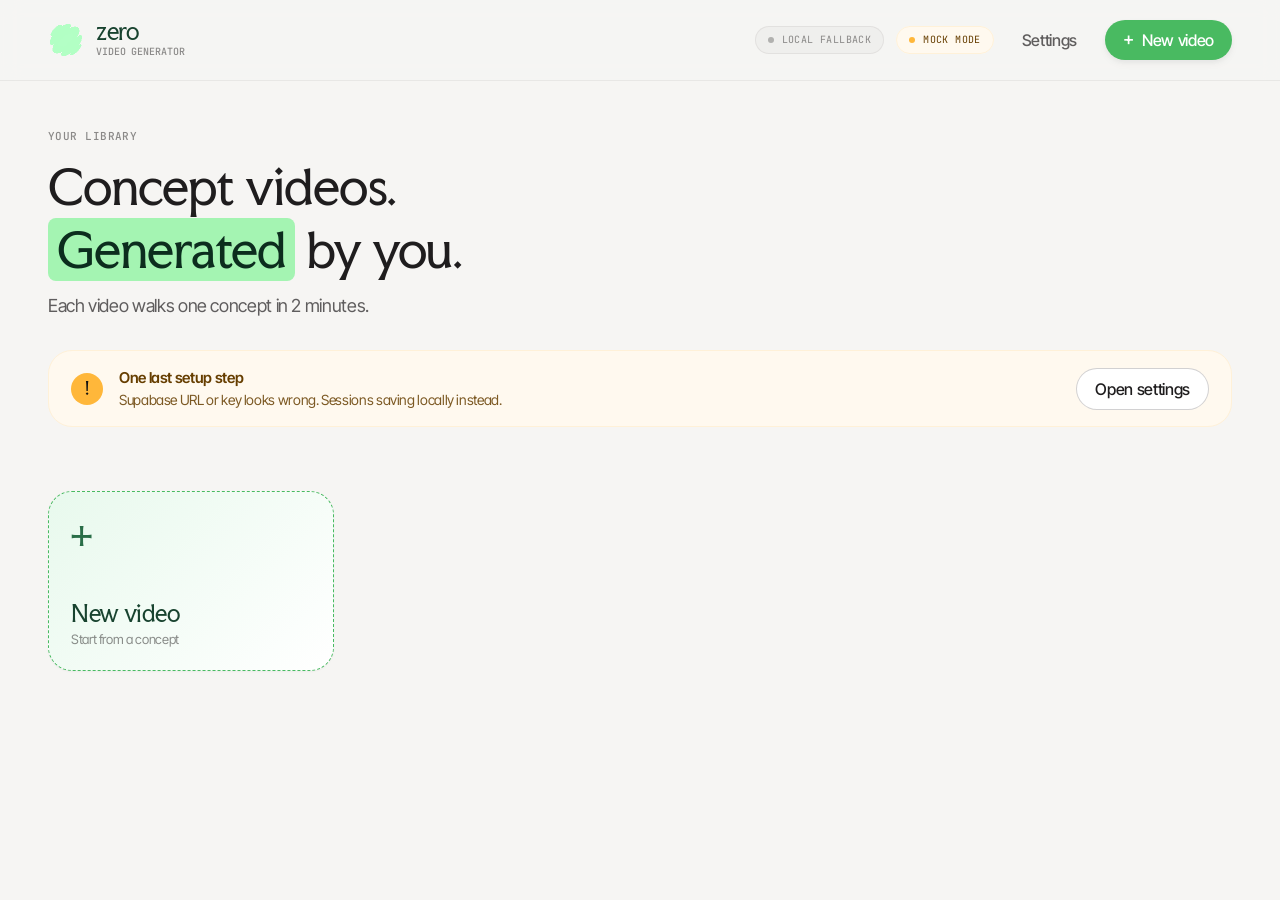
<file: index.html>
<!DOCTYPE html>
<html lang="en">
<head>
<meta charset="UTF-8" />
<meta name="viewport" content="width=device-width, initial-scale=1" />
<title>zero · video generator</title>

<link rel="stylesheet" href="./zds/colors_and_type.css">
<link rel="stylesheet" href="./styles.css">

<script>
  if (location.protocol === 'file:') {
    document.documentElement.dataset.fileProtocol = 'true';
  }
</script>
</head>
<body class="zero-theme">

<!-- ========= FILE:// PROTOCOL ERROR ========= -->
<div class="file-protocol-overlay" id="fileProtocolOverlay">
  <div class="fpo-card">
    <div class="fpo-icon">⚠</div>
    <h1 class="fpo-title">You opened this the wrong way.</h1>
    <p class="fpo-lead">Chrome blocks ES modules from <code>file://</code> URLs. Use one of these:</p>
    <div class="fpo-options">
      <div class="fpo-opt"><div class="fpo-opt-num">01</div><div class="fpo-opt-body"><div class="fpo-opt-title">Mac launcher</div><div class="fpo-opt-desc">Double-click <code>run.command</code> in the folder.</div></div></div>
      <div class="fpo-opt"><div class="fpo-opt-num">02</div><div class="fpo-opt-body"><div class="fpo-opt-title">Terminal</div><code class="fpo-code">python3 -m http.server 8000</code><div class="fpo-opt-desc">Open <a class="fpo-link" href="http://localhost:8000">localhost:8000</a></div></div></div>
      <div class="fpo-opt"><div class="fpo-opt-num">03</div><div class="fpo-opt-body"><div class="fpo-opt-title">GitHub Pages</div><div class="fpo-opt-desc">See <code>DEPLOY.md</code>.</div></div></div>
    </div>
  </div>
</div>

<div class="app" id="app">

  <!-- ========= HOMEPAGE ========= -->
  <section class="view view-home" data-route="home">
    <header class="topbar">
      <a href="#/" class="brand">
        <img src="./zds/assets/zero-monogram-green.svg" alt="" class="brand-mark" />
        <div class="brand-meta">
          <div class="brand-name">zero</div>
          <div class="brand-sub type-mono-label">video generator</div>
        </div>
      </a>
      <nav class="topbar-nav">
        <span class="cloud-pill" id="cloudPill"><span class="cloud-dot"></span><span id="cloudPillText">local only</span></span>
        <span class="mock-pill" id="mockPill" hidden><span class="mock-dot"></span>mock mode</span>
        <button class="btn btn-ghost" id="settingsBtn">Settings</button>
        <a class="btn btn-brand" href="#/new"><span class="plus">+</span>New video</a>
      </nav>
    </header>

    <main class="home-main">
      <div class="home-head">
        <div class="kicker type-mono-label">your library</div>
        <h1 class="display-hero">Concept videos.<br/><span class="hl">Generated</span> by you.</h1>
        <p class="lead">Each video walks one concept in 2 minutes.</p>
      </div>
      <div class="setup-banner" id="setupBanner" hidden>
        <div class="sb-icon">!</div>
        <div class="sb-body"><div class="sb-title">One last setup step</div><div class="sb-msg" id="setupBannerMsg"></div></div>
        <div class="sb-actions" id="setupBannerActions"></div>
      </div>
      <div class="home-stats" id="homeStats"></div>
      <div class="home-grid" id="homeGrid"></div>
    </main>
  </section>

  <!-- ========= WORKSPACE ========= -->
  <section class="view view-workspace" data-route="workspace" hidden>
    <header class="ws-bar">
      <div class="ws-bar-left">
        <a href="#/" class="ws-back">← Library</a>
        <div class="ws-title">
          <input type="text" id="wsTitle" class="ws-title-input" placeholder="Untitled concept" />
          <span class="ws-status" id="wsStatus">draft</span>
        </div>
      </div>
      <div class="ws-bar-right">
        <span class="mock-pill" id="wsMockPill" hidden><span class="mock-dot"></span>mock</span>
        <button class="btn btn-ghost" id="wsSettingsBtn">Settings</button>
        <button class="btn btn-secondary" id="wsDeleteBtn">Delete</button>
      </div>
    </header>

    <div class="ws-split" id="wsSplit">
      <!-- ========= LEFT PANEL ========= -->
      <aside class="ws-left">
        <nav class="ws-tabs">
          <button class="ws-tab is-active" data-tab="brief">
            <span class="wt-num">01</span>
            <span class="wt-stack"><span class="wt-name">Brief</span><span class="wt-state"></span></span>
          </button>
          <button class="ws-tab is-locked" data-tab="script">
            <span class="wt-num">02</span>
            <span class="wt-stack"><span class="wt-name">Script</span><span class="wt-state">locked</span></span>
          </button>
          <button class="ws-tab is-locked" data-tab="voice">
            <span class="wt-num">03</span>
            <span class="wt-stack"><span class="wt-name">Voice</span><span class="wt-state">locked</span></span>
          </button>
          <button class="ws-tab is-locked" data-tab="render">
            <span class="wt-num">04</span>
            <span class="wt-stack"><span class="wt-name">Render</span><span class="wt-state">locked</span></span>
          </button>
        </nav>

        <!-- ============== BRIEF ============== -->
        <div class="ws-panel is-active" data-tab="brief">
          <div class="wp-head">
            <div class="kicker type-mono-label">step 01 · brief</div>
            <h2 class="display-md">Three answers. We write the screenplay.</h2>
          </div>

          <div class="wp-field">
            <label class="lbl-with-info">
              <span class="type-mono-label">Concept</span>
              <button class="info-btn" data-tip="The exact concept being taught. Be specific.">i</button>
            </label>
            <input class="input" id="b_concept" placeholder="Root Cause Analysis" />
          </div>

          <div class="wp-field">
            <label class="lbl-with-info">
              <span class="type-mono-label">Audience focus</span>
              <button class="info-btn" data-tip="Who is the student. Drives examples + tone.">i</button>
            </label>
            <input class="input" id="b_focus" placeholder="UI / UX designers, junior" />
          </div>

          <div class="wp-field">
            <label class="lbl-with-info">
              <span class="type-mono-label">Your script framework <span class="opt">optional</span></span>
              <button class="info-btn" data-tip="Paste a framework — AI will follow it.">i</button>
              <button type="button" class="lbl-action" id="loadSampleFrameworkBtn" data-target="b_outline" title="Insert the Zero default framework">
                <span class="la-icon">✦</span><span>Use sample</span>
              </button>
            </label>
            <div class="rich-editor" data-rte-id="outline">
              <div class="re-toolbar">
                <button type="button" class="re-btn" data-cmd="bold" title="Bold (Cmd+B)"><b>B</b></button>
                <button type="button" class="re-btn" data-cmd="italic" title="Italic (Cmd+I)"><i>I</i></button>
                <button type="button" class="re-btn" data-cmd="insertUnorderedList" title="Bullet list">•</button>
                <button type="button" class="re-btn" data-cmd="insertOrderedList" title="Numbered list">1.</button>
                <span class="re-divider"></span>
                <button type="button" class="re-btn re-btn-text" data-cmd="formatBlock-h3" title="Heading">H</button>
                <button type="button" class="re-btn re-btn-text" data-cmd="removeFormat" title="Clear formatting">⌫</button>
              </div>
              <div class="re-content" contenteditable="true" id="b_outline"
                   data-placeholder="Paste a framework like '1. Mentor Introduction · 2. Concept Explanation · 3. Application Process'. Or raw notes. The AI follows whatever structure you give it. Empty is fine."></div>
            </div>
          </div>

          <div class="wp-field">
            <label class="lbl-with-info">
              <span class="type-mono-label">Script length <span class="val" id="b_duration_val">130s</span></span>
              <button class="info-btn" data-tip="Spoken script length. 110–150s is best.">i</button>
            </label>
            <input type="range" id="b_duration" min="60" max="240" step="5" value="130" class="slider-mint" />
            <div class="hint">110–150s is the sweet spot.</div>
          </div>

          <div class="wp-field">
            <label class="lbl-with-info">
              <span class="type-mono-label">Script model</span>
              <button class="info-btn" data-tip="Pick the AI that drafts the script.">i</button>
            </label>
            <div class="provider-select">
              <button class="ps-pick" data-provider="anthropic"><span class="ps-name">Claude</span><span class="ps-status" id="psStatusAnthropic">no key</span></button>
              <button class="ps-pick" data-provider="google"><span class="ps-name">Gemini</span><span class="ps-status" id="psStatusGoogle">no key</span></button>
              <button class="ps-pick" data-provider="ollama"><span class="ps-name">Kimi (Ollama)</span><span class="ps-status" id="psStatusOllama">no key</span></button>
              <button class="ps-pick is-active" data-provider="mock"><span class="ps-name">Mock</span><span class="ps-status ready">always on</span></button>
            </div>
          </div>

          <div class="wp-actions">
            <button class="btn btn-brand btn-lg" id="generateBtn"><span class="btn-spark">✦</span><span id="generateBtnLabel">Generate screenplay</span></button>
          </div>
        </div>

        <!-- ============== SCRIPT (= Framework refiner) ============== -->
        <div class="ws-panel" data-tab="script">
          <div class="wp-head">
            <div class="kicker type-mono-label">step 02 · framework · refine</div>
            <h2 class="display-md">Tweak the framework. Watch it rewrite.</h2>
            <p class="lead-sm">The screenplay is on the right. Edit your framework here — change the structure, add a section, ask for a different example — then Regenerate.</p>
          </div>

          <div class="wp-field">
            <label class="lbl-with-info">
              <span class="type-mono-label">Your framework</span>
              <button class="info-btn" data-tip="The structure AI follows. Editable.">i</button>
              <button type="button" class="lbl-action" id="loadSampleFrameworkBtnScript" data-target="s_framework" title="Insert the Zero default framework">
                <span class="la-icon">✦</span><span>Use sample</span>
              </button>
            </label>
            <div class="rich-editor" data-rte-id="frameworkScript">
              <div class="re-toolbar">
                <button type="button" class="re-btn" data-cmd="bold" title="Bold"><b>B</b></button>
                <button type="button" class="re-btn" data-cmd="italic" title="Italic"><i>I</i></button>
                <button type="button" class="re-btn" data-cmd="insertUnorderedList" title="Bullet list">•</button>
                <button type="button" class="re-btn" data-cmd="insertOrderedList" title="Numbered list">1.</button>
                <span class="re-divider"></span>
                <button type="button" class="re-btn re-btn-text" data-cmd="formatBlock-h3" title="Heading">H</button>
                <button type="button" class="re-btn re-btn-text" data-cmd="removeFormat" title="Clear formatting">⌫</button>
              </div>
              <div class="re-content" contenteditable="true" id="s_framework"
                   data-placeholder="Edit your framework here. Add sections, change names, drop pieces. Hit Regenerate when ready."></div>
            </div>
          </div>

          <div class="regenerate-row">
            <input type="text" id="refineNotes" class="input regen-input"
                   placeholder="Optional refinement note: 'use kitchen analogy', 'make example Indian'…" />
            <button class="btn btn-secondary" id="refineBtn">↻ Regenerate</button>
          </div>

          <!-- Hidden — kept for backwards-compat with code that reads
               screenplay text. The actual screenplay now lives only in
               the right preview iframe. -->
          <textarea id="screenplayText" hidden></textarea>

          <div class="wp-actions wp-actions-split">
            <div class="wp-actions-left"></div>
            <button class="btn btn-brand" id="approveScriptBtn">Continue to Voice →</button>
          </div>
        </div>

        <!-- ============== VOICE ============== -->
        <div class="ws-panel" data-tab="voice">
          <div class="wp-head">
            <div class="kicker type-mono-label">step 03 · voice</div>
            <h2 class="display-md">Pick the voice. Set the direction.</h2>
          </div>

          <div class="wp-field">
            <label class="lbl-with-info">
              <span class="type-mono-label">ElevenLabs voice ID</span>
              <button class="info-btn" data-tip="ID of the ElevenLabs voice to narrate.">i</button>
            </label>
            <input class="input" id="v_voice_id" placeholder="kdnRe2koJdOK4Ovxn2DI" />
            <div class="hint"><a class="link" href="https://elevenlabs.io/app/voice-library" target="_blank">Open ElevenLabs library →</a></div>
          </div>

          <div class="wp-field">
            <label class="lbl-with-info">
              <span class="type-mono-label">Voice direction</span>
              <button class="info-btn" data-tip="How the voice should sound. v3 tags work.">i</button>
            </label>
            <div class="rich-editor rich-editor-tall" data-rte-id="instructions">
              <div class="re-toolbar">
                <button type="button" class="re-btn" data-cmd="bold" title="Bold"><b>B</b></button>
                <button type="button" class="re-btn" data-cmd="italic" title="Italic"><i>I</i></button>
                <button type="button" class="re-btn" data-cmd="insertUnorderedList" title="Bullet list">•</button>
                <span class="re-divider"></span>
                <button type="button" class="re-btn re-btn-text" data-cmd="removeFormat" title="Clear formatting">⌫</button>
              </div>
              <div class="re-content" contenteditable="true" id="v_instructions"
                   data-placeholder="Calm mentor. Senior coworker at the whiteboard. Period-period rhythm. Slight smile through the hook. Lean into the number when reading the example. Use brackets for v3 cues like [warm] or [pause] mid-line."></div>
            </div>
          </div>

          <details class="advanced-details">
            <summary><span class="ad-arrow">▸</span><span>Advanced voice parameters</span></summary>
            <div class="advanced-body">
              <div class="vt-field">
                <label class="lbl-with-info">
                  <span class="type-mono-label">Stability <span class="val" id="v_stab_val">0.78</span></span>
                  <button class="info-btn" data-tip="Lower = expressive. Higher = consistent.">i</button>
                </label>
                <input type="range" class="slider-mint" id="v_stab" min="0" max="1" step="0.01" value="0.78" />
              </div>
              <div class="vt-field">
                <label class="lbl-with-info">
                  <span class="type-mono-label">Style <span class="val" id="v_style_val">0.10</span></span>
                  <button class="info-btn" data-tip="Higher = more personality.">i</button>
                </label>
                <input type="range" class="slider-mint" id="v_style" min="0" max="1" step="0.01" value="0.10" />
              </div>
              <div class="vt-field">
                <label class="lbl-with-info">
                  <span class="type-mono-label">Similarity <span class="val" id="v_sim_val">0.82</span></span>
                  <button class="info-btn" data-tip="How tightly to match the voice character.">i</button>
                </label>
                <input type="range" class="slider-mint" id="v_sim" min="0" max="1" step="0.01" value="0.82" />
              </div>
              <div class="vt-field">
                <label class="lbl-with-info">
                  <span class="type-mono-label">Speed <span class="val" id="v_speed_val">1.00×</span></span>
                  <button class="info-btn" data-tip="Playback speed. 1.0 is natural.">i</button>
                </label>
                <input type="range" class="slider-mint" id="v_speed" min="0.7" max="1.2" step="0.05" value="1.00" />
              </div>
              <div class="vt-presets">
                <button class="preset-btn" data-preset="opener">High-energy opener</button>
                <button class="preset-btn" data-preset="explain">Explaining calmly</button>
                <button class="preset-btn" data-preset="reveal">Reveal / payoff</button>
              </div>
            </div>
          </details>

          <div class="wp-actions">
            <button class="btn btn-brand btn-lg" id="voicePrimaryBtn">
              <span class="btn-spark">✦</span><span id="voicePrimaryLabel">Generate narration</span>
            </button>
          </div>
          <div class="hint" id="voiceHint">Generate narration first. Audio + caption preview appears on the right.</div>
        </div>

        <!-- ============== RENDER ============== -->
        <div class="ws-panel" data-tab="render">
          <div class="wp-head">
            <div class="kicker type-mono-label">step 04 · render</div>
            <h2 class="display-md">Build the video. Watch it.</h2>
            <p class="lead-sm">Visuals follow the screenplay. Numbers, anatomy cards, method steps animate when Avery names them.</p>
          </div>

          <div class="render-meta">
            <div class="rm-row"><span class="rm-k type-mono-label">Concept</span><span class="rm-v" id="rm_concept">—</span></div>
            <div class="rm-row"><span class="rm-k type-mono-label">Duration</span><span class="rm-v" id="rm_duration">—</span></div>
            <div class="rm-row"><span class="rm-k type-mono-label">Voice</span><span class="rm-v" id="rm_voice">—</span></div>
            <div class="rm-row"><span class="rm-k type-mono-label">Audio</span><span class="rm-v" id="rm_audio">—</span></div>
          </div>

          <div class="wp-actions">
            <button class="btn btn-brand btn-lg" id="assembleBtn"><span class="btn-spark">▶</span><span id="assembleBtnLabel">Assemble video</span></button>
            <button class="btn btn-ghost" id="downloadHtmlBtn" hidden>↓ HTML</button>
            <button class="btn btn-ghost" id="downloadAudioBtn" hidden>↓ MP3</button>
          </div>

          <div class="refine-block" id="refineBlock" hidden>
            <div class="kicker type-mono-label">refine the video</div>
            <p class="lead-sm">Watching it back? Tell us what to change. The full script + voice + visuals will regenerate.</p>
            <textarea class="input" id="videoRefineNotes" placeholder="Visual on the example felt flat — needs more drama on the number. Voice on the analogy was too fast."></textarea>
            <button class="btn btn-secondary" id="refineVideoBtn">↻ Regenerate everything</button>
          </div>
        </div>
      </aside>

      <!-- splitter handle: drag to resize the left panel up to ~40% -->
      <div class="ws-splitter" id="wsSplitter" title="Drag to resize"><span></span></div>

      <!-- ========= RIGHT PANEL · LIVE PREVIEW ========= -->
      <main class="ws-right">
        <div class="ws-preview-bar" id="wsPreviewBar">
          <div class="wpb-left" id="wpbToggles"></div>
          <div class="wpb-right">
            <span class="wpb-mode" id="wpbMode">mock</span>
            <button class="btn-icon" id="previewExpandBtn" title="Open in new tab">↗</button>
          </div>
        </div>
        <div class="ws-preview-frame" id="wsPreviewFrame">
          <iframe id="wsPreview" title="Preview"></iframe>
        </div>
      </main>
    </div>
  </section>

</div>

<!-- ========= SETTINGS DRAWER ========= -->
<div class="drawer" id="settingsDrawer" hidden>
  <div class="drawer-card">
    <div class="drawer-head">
      <div><div class="kicker type-mono-label">settings</div><h2 class="display-md">API keys</h2></div>
      <button class="icon-btn" id="closeSettings">✕</button>
    </div>

    <div class="drawer-section">
      <div class="ds-title type-mono-label">Script · pick one</div>
      <p class="lead-sm">Claude, Gemini, or Kimi (via Ollama Cloud) for the screenplay. Mock works without any key.</p>
      <div class="field">
        <label class="type-mono-label">Claude (Anthropic) <span class="val" id="key_anthropic_state">·</span></label>
        <input type="password" class="input" id="key_anthropic" placeholder="sk-ant-..." />
        <div class="hint"><a class="link" href="https://console.anthropic.com/settings/keys" target="_blank">Get a key →</a></div>
      </div>
      <div class="field">
        <label class="type-mono-label">Gemini (Google) <span class="val" id="key_google_state">·</span></label>
        <input type="password" class="input" id="key_google" placeholder="AIza..." />
        <div class="hint"><a class="link" href="https://aistudio.google.com/apikey" target="_blank">Free key →</a></div>
      </div>
      <div class="field">
        <label class="type-mono-label">Kimi K2 · Ollama Cloud <span class="val" id="key_ollama_state">·</span></label>
        <input type="password" class="input" id="key_ollama" placeholder="ollama.com API key" />
        <div class="hint"><a class="link" href="https://ollama.com/settings/keys" target="_blank">Get a key →</a> · runs Kimi K2, GPT-OSS, Qwen, DeepSeek</div>
      </div>
    </div>

    <div class="drawer-section">
      <div class="ds-title type-mono-label">Voice (ElevenLabs)</div>
      <p class="lead-sm">For real audio narration on top of the video.</p>
      <div class="field">
        <label class="type-mono-label">ElevenLabs <span class="val" id="key_elevenlabs_state">·</span></label>
        <input type="password" class="input" id="key_elevenlabs" placeholder="..." />
        <div class="hint"><a class="link" href="https://elevenlabs.io/app/settings/api-keys" target="_blank">Get a key →</a></div>
      </div>
    </div>

    <div class="drawer-section">
      <div class="ds-title type-mono-label">Supabase <span class="opt">cloud sync</span></div>
      <p class="lead-sm"><a class="link" href="./SETUP.md" target="_blank">Setup walkthrough →</a></p>
      <div class="field">
        <label class="type-mono-label">Project URL <span class="val" id="sb_url_state">·</span></label>
        <input type="text" class="input" id="sb_url" placeholder="https://xxxxx.supabase.co" />
      </div>
      <div class="field">
        <label class="type-mono-label">Anon / publishable key <span class="val" id="sb_key_state">·</span></label>
        <input type="password" class="input" id="sb_key" placeholder="eyJ... or sb_publishable_..." />
      </div>
      <button class="btn btn-secondary" id="testSupabaseBtn">Test connection</button>
      <div class="hint" id="supabaseStatus"></div>
    </div>

    <div class="drawer-actions">
      <button class="btn btn-secondary" id="closeSettings2">Cancel</button>
      <button class="btn btn-brand" id="saveSettingsBtn">Save</button>
    </div>
  </div>
</div>

<!-- ========= DELETE CONFIRM ========= -->
<div class="dialog" id="confirmDialog" hidden>
  <div class="dialog-card">
    <h3 class="display-md" id="confirmTitle">Delete?</h3>
    <p class="lead-sm" id="confirmMsg"></p>
    <div class="dialog-actions">
      <button class="btn btn-secondary" id="confirmCancel">Cancel</button>
      <button class="btn btn-danger" id="confirmOk">Delete</button>
    </div>
  </div>
</div>

<!-- ========= LOADING ========= -->
<div class="loader" id="loader" hidden>
  <div class="loader-card">
    <div class="lc-spinner"></div>
    <div class="lc-msg" id="loaderMsg">Working…</div>
    <div class="lc-sub type-mono-label" id="loaderSub"></div>
    <button class="btn btn-ghost lc-cancel" id="loaderCancel" hidden>Cancel</button>
  </div>
</div>

<!-- ========= TOAST ========= -->
<div class="toast" id="toast" hidden></div>

<script type="module" src="./app.js"></script>
</body>
</html>
</file>
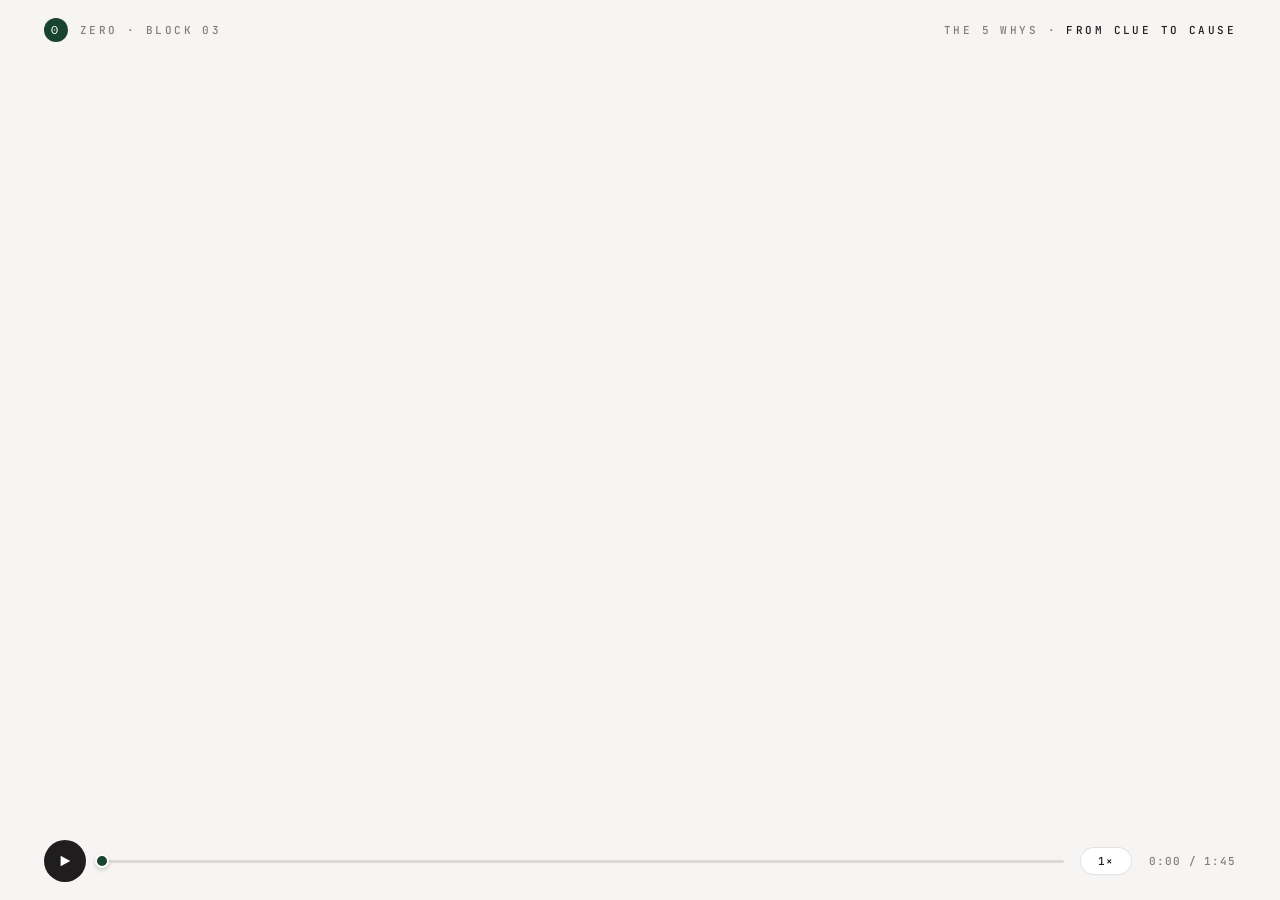
<file: mock-assets/avery-mock-video.html>
<!DOCTYPE html>
<html lang="en">
<head>
<meta charset="UTF-8" />
<meta name="viewport" content="width=device-width, initial-scale=1.0" />
<title>Zero · Block 3 · The 5 Whys</title>
<link rel="preconnect" href="https://fonts.googleapis.com">
<link rel="preconnect" href="https://fonts.gstatic.com" crossorigin>
<link href="https://fonts.googleapis.com/css2?family=Faculty+Glyphic&family=Inter+Tight:wght@400;500;600;700;800&family=JetBrains+Mono:wght@400;500;600&display=swap" rel="stylesheet">
<script src="https://cdnjs.cloudflare.com/ajax/libs/gsap/3.12.5/gsap.min.js"></script>
<style>
:root {
  --cream: rgb(246,245,243); --cream-2: rgb(242,240,237); --bone: rgb(249,248,246); --paper: rgb(255,255,255);
  --ink: rgb(31,29,30); --ink-2: rgba(31,29,30,0.78); --ink-soft: rgba(31,29,30,0.55); --muted: rgba(31,29,30,0.32);
  --line: rgba(31,29,30,0.12); --line-soft: rgba(31,29,30,0.06);
  --coral: rgb(24,67,47); --coral-2: rgb(12,45,30); --coral-bg: rgb(232,249,237);
  --olive: rgb(73,186,97); --olive-2: rgb(42,110,72); --olive-tint: rgba(73,186,97,0.14);
  --red: rgb(254,73,56); --red-tint: rgba(254,73,56,0.12);
  --mint-200: rgb(164,244,178); --mint-100: rgb(210,250,220);
  --serif: 'Faculty Glyphic', ui-serif, Georgia, serif;
  --sans: 'Inter Tight', 'Inter', -apple-system, BlinkMacSystemFont, sans-serif;
  --mono: 'JetBrains Mono', ui-monospace, Menlo, monospace;
  --ease: cubic-bezier(.22,1,.36,1); --ease-back: cubic-bezier(.34,1.56,.64,1);
}
* { box-sizing: border-box; margin: 0; padding: 0; }
html, body { height: 100%; }
body { font-family: var(--sans); background: var(--cream); color: var(--ink); overflow: hidden; letter-spacing: -0.005em; -webkit-font-smoothing: antialiased; }

.player { position: fixed; inset: 0; display: grid; grid-template-rows: auto 1fr auto; }
.header { display: flex; align-items: center; justify-content: space-between; padding: 18px 44px; }
.brand { display: flex; align-items: center; gap: 12px; font: 500 11px var(--mono); letter-spacing: 0.22em; text-transform: uppercase; color: var(--ink-soft); }
.brand-monogram { width: 24px; height: 24px; border-radius: 50%; background: var(--coral); color: var(--paper); display: grid; place-items: center; font: 500 10px var(--serif); }
.chapter-label { font: 500 11px var(--mono); letter-spacing: 0.22em; text-transform: uppercase; color: var(--ink-soft); }
.chapter-label span { color: var(--ink); font-weight: 500; }

.stage-wrap { display: grid; place-items: center; padding: 4px 24px; min-height: 0; }
.stage { width: min(1320px, 96vw); height: min(82vh, 780px); position: relative; }

.beat { position: absolute; inset: 0; opacity: 0; pointer-events: none; display: grid; place-items: center; padding: 26px 48px; }
.beat.active { pointer-events: auto; }
.beat-inner { width: 100%; max-width: 1180px; display: grid; gap: 18px; }

.eyebrow { font: 500 12px var(--mono); letter-spacing: 0.32em; text-transform: uppercase; color: var(--coral); text-align: center; }

/* ============ BEAT 1 · COLD OPEN ============ */
.cold-grid { display: grid; gap: 22px; place-items: center; }
.chat-thread {
  width: min(640px, 92%); background: var(--paper); border: 1px solid var(--line); border-radius: 16px;
  padding: 16px 18px; display: grid; gap: 10px; box-shadow: 0 6px 20px rgba(30,27,20,0.06);
}
.ct-header { display: flex; align-items: center; gap: 8px; padding-bottom: 8px; border-bottom: 1px solid var(--line);
  font: 500 10px var(--mono); letter-spacing: 0.18em; text-transform: uppercase; color: var(--ink-soft); }
.ct-header::before { content: '#'; color: var(--coral); font-weight: 700; }
.chat-msg { display: grid; grid-template-columns: 28px 1fr; gap: 10px; align-items: flex-start; }
.chat-avatar { width: 28px; height: 28px; border-radius: 7px; background: var(--ink); color: var(--paper);
  display: grid; place-items: center; font: 500 11px var(--mono); }
.chat-avatar.you { background: var(--coral); }
.chat-avatar.mgr { background: var(--ink); }
.chat-bubble { display: grid; gap: 2px; }
.chat-meta { font: 500 10px var(--mono); letter-spacing: 0.04em; color: var(--ink-soft); }
.chat-meta strong { color: var(--ink); font-weight: 600; }
.chat-text { font: 500 14px/1.45 var(--sans); color: var(--ink); }
.chat-text em { font-style: normal; color: var(--coral); font-weight: 600; }
.cold-quote { font: 400 clamp(40px,5vw,68px)/1.1 var(--serif); letter-spacing: -0.03em; color: var(--ink); text-align: center; max-width: 920px; }
.cold-quote em { font-style: normal; color: var(--coral); }
.cold-pill {
  display: inline-flex; align-items: center; gap: 14px;
  padding: 10px 18px; background: var(--paper); border: 1.5px solid var(--red); border-radius: 999px;
  font: 500 14px var(--mono); letter-spacing: 0.16em; text-transform: uppercase; color: var(--red);
}
.cold-pill .cp-neq { font: 500 18px var(--serif); }

/* ============ BEAT 2 · TRAP ============ */
.trap-grid { display: grid; gap: 26px; place-items: center; text-align: center; }
.trap-big { font: 400 clamp(64px,8.4vw,118px)/1 var(--serif); letter-spacing: -0.045em; color: var(--ink); }
.trap-big em { font-style: normal; color: var(--coral); }
.trap-eqn { display: flex; align-items: center; justify-content: center; gap: 16px;
  font: 500 clamp(18px,2vw,24px) var(--mono); letter-spacing: 0.04em; flex-wrap: wrap; }
.trap-eqn .pill { padding: 9px 20px; border-radius: 999px; opacity: 0; }
.trap-eqn .pill.surface { border: 1.5px solid var(--red); color: var(--red); background: var(--red-tint); }
.trap-eqn .pill.root { border: 1.5px solid var(--olive); color: var(--olive-2); background: var(--coral-bg); }
.trap-eqn .neq { color: var(--red); font: 500 26px var(--serif); opacity: 0; }
.trap-tag { font: 400 clamp(18px,2.2vw,26px)/1.45 var(--serif); color: var(--ink-2); }
.trap-tag em { font-style: normal; color: var(--coral); font-weight: 500; }

/* ============ BEAT 3 · NAME ============ */
.name-grid { display: grid; gap: 18px; place-items: center; text-align: center; }
.name-leads { display: grid; gap: 10px; place-items: center; }
.name-lead { font: 400 clamp(22px,2.8vw,34px)/1.25 var(--serif); color: var(--ink); letter-spacing: -0.02em; opacity: 0; }
.name-lead em { font-style: normal; color: var(--coral); font-weight: 500; }
.name-eye2 { font: 500 12px var(--mono); letter-spacing: 0.32em; text-transform: uppercase; color: var(--coral); opacity: 0; }
.name-big { font: 400 clamp(64px,9.2vw,140px)/1 var(--serif); letter-spacing: -0.045em; color: var(--ink); }
.name-big em { font-style: normal; color: var(--coral); }
.name-underline { height: 4px; width: 0%; background: var(--coral); border-radius: 2px; margin-top: 2px; }
.name-def { font: 400 clamp(18px,2.2vw,24px)/1.4 var(--serif); color: var(--ink-2); max-width: 880px; opacity: 0; }
.name-def em { font-style: normal; color: var(--coral); font-weight: 500; }

/* ============ BEAT 4 / 5 · DRILLING-CARDS visual (NEW — different from Block 2 ladder) ============ */
.drill-grid { display: grid; grid-template-columns: 280px 1fr; gap: 32px; align-items: center; width: 100%; max-width: 1080px; }
.drill-anchor { display: grid; gap: 14px; place-items: center; }

.symptom-card {
  background: var(--ink); color: var(--paper);
  border-radius: 16px; padding: 16px 22px;
  display: grid; grid-template-columns: 48px 1fr; gap: 14px; align-items: center;
  width: 100%; box-shadow: 0 10px 28px rgba(30,27,20,0.16);
  opacity: 0;
}
.sym-icon-box {
  width: 48px; height: 48px; border-radius: 10px;
  background: rgba(255,255,255,0.08); display: grid; place-items: center;
}
.sym-icon-box svg { width: 30px; height: 30px; color: var(--mint-200); }
.sym-eye { font: 500 9px var(--mono); letter-spacing: 0.22em; text-transform: uppercase; color: var(--mint-200); margin-bottom: 2px; }
.sym-text { font: 500 17px/1.25 var(--serif); letter-spacing: -0.005em; }
.drill-anchor-cap {
  font: 500 11px var(--mono); letter-spacing: 0.22em; text-transform: uppercase; color: var(--ink-soft); text-align: center;
  opacity: 0;
}

.why-stack { display: grid; gap: 4px; width: 100%; }
.why-card {
  background: var(--paper); border: 1.5px solid var(--line); border-radius: 14px;
  padding: 12px 18px;
  display: grid; grid-template-columns: 70px 1fr; gap: 14px; align-items: center;
  opacity: 0;
}
.why-card .wc-eye { font: 500 10px var(--mono); letter-spacing: 0.22em; color: var(--coral); }
.why-card .wc-q { font: 500 16px/1.25 var(--serif); color: var(--ink); letter-spacing: -0.005em; }
.why-card .wc-q em { font-style: normal; color: var(--coral); font-weight: 600; }
.why-card .wc-a { font: 600 13px var(--mono); letter-spacing: 0.04em; color: var(--olive-2); margin-top: 4px; opacity: 0; }
.why-card.root { background: var(--coral-bg); border-color: var(--olive); }
.why-card.root .wc-eye { color: var(--olive-2); font-weight: 600; }
.why-arrow { text-align: center; font: 500 14px var(--mono); color: var(--coral-2); opacity: 0; padding: 1px 0; }

.fix-pill {
  display: inline-flex; align-items: center; gap: 10px;
  background: var(--coral); color: var(--paper);
  padding: 12px 22px; border-radius: 999px;
  font: 500 13px var(--mono); letter-spacing: 0.22em; text-transform: uppercase;
  box-shadow: 0 8px 20px rgba(24,67,47,0.22);
  margin-top: 10px;
  opacity: 0;
  align-self: start;
  width: fit-content;
}
.fix-pill::before { content: '★'; color: var(--mint-200); }

/* ============ BEAT 6 · REVEAL ============ */
.reveal-grid { display: grid; gap: 22px; place-items: center; text-align: center; }
.reveal-headline { font: 400 clamp(54px,7.2vw,108px)/1 var(--serif); letter-spacing: -0.04em; color: var(--ink); }
.reveal-headline em { font-style: normal; color: var(--coral); }
.reveal-pill {
  background: var(--coral); color: var(--paper);
  padding: 16px 40px; border-radius: 999px;
  font: 600 clamp(28px,4vw,46px) var(--mono); letter-spacing: 0.18em;
  box-shadow: 0 12px 32px rgba(24,67,47,0.22);
}
.reveal-bridge { font: 400 clamp(20px,2.4vw,28px)/1.4 var(--serif); color: var(--ink-2); max-width: 860px; }
.reveal-bridge em { font-style: normal; color: var(--coral); font-weight: 500; }
.reveal-pill-row {
  display: inline-flex; align-items: center; gap: 14px;
  padding: 10px 22px; background: var(--paper); border: 1.5px solid var(--line); border-radius: 999px;
  font: 500 13px var(--mono); letter-spacing: 0.18em; text-transform: uppercase; color: var(--ink-soft);
}
.reveal-pill-row strong { color: var(--coral); font-weight: 600; }
.reveal-sub { font: 400 clamp(18px,2.2vw,24px)/1.4 var(--sans); color: var(--ink-soft); max-width: 840px; }
.reveal-sub em { font-style: normal; color: var(--coral); font-weight: 500; }

/* ============ BEAT 7 · ENG PROMPT ============ */
.eprompt-grid { display: grid; gap: 24px; place-items: center; text-align: center; }
.eprompt-headline { font: 400 clamp(36px,4.8vw,64px)/1.1 var(--serif); letter-spacing: -0.03em; color: var(--ink); max-width: 920px; }
.eprompt-headline em { font-style: normal; color: var(--coral); }
.eprompt-question { font: 400 clamp(20px,2.4vw,28px)/1.4 var(--serif); color: var(--ink-2); max-width: 720px; }
.eprompt-question em { font-style: normal; color: var(--coral); font-weight: 500; }
.eprompt-hint { font: 500 11px var(--mono); letter-spacing: 0.24em; text-transform: uppercase; color: var(--ink-soft); }

/* ============ BEAT 8 · LOCK ============ */
.lock-grid { display: grid; gap: 22px; place-items: center; text-align: center; }
.lock-mini-svg { width: 84px; height: 84px; opacity: 0.7; }
.lock-headline { font: 400 clamp(56px,7.6vw,116px)/1 var(--serif); letter-spacing: -0.04em; color: var(--ink); }
.lock-headline em { font-style: normal; color: var(--coral); }
.lock-sub { font: 400 clamp(40px,5vw,72px)/1 var(--serif); letter-spacing: -0.03em; color: var(--coral); }
.lock-rule {
  background: var(--paper); border: 1px solid var(--line); border-radius: 14px;
  padding: 14px 22px;
  font: 500 14px var(--mono); letter-spacing: 0.04em; color: var(--ink);
  display: inline-flex; gap: 14px; align-items: center; max-width: 760px; text-align: left;
}
.lock-rule .lr-tag { font: 500 10px var(--mono); letter-spacing: 0.22em; text-transform: uppercase; color: var(--coral); padding: 4px 10px; background: var(--coral-bg); border-radius: 999px; flex-shrink: 0; }

/* ============ BEAT 9 · CLOSE ============ */
.close-grid { display: grid; gap: 22px; place-items: center; text-align: center; }
.close-eye { font: 500 11px var(--mono); letter-spacing: 0.28em; text-transform: uppercase; color: var(--coral); }
.close-headline { font: 400 clamp(40px,5.4vw,76px)/1.05 var(--serif); letter-spacing: -0.03em; color: var(--ink); max-width: 880px; }
.close-headline em { font-style: normal; color: var(--coral); }
.close-next {
  display: inline-flex; align-items: center; gap: 12px;
  background: var(--coral); color: var(--paper);
  padding: 14px 24px; border-radius: 999px;
  font: 500 12px var(--mono); letter-spacing: 0.22em; text-transform: uppercase;
  box-shadow: 0 8px 22px rgba(24,67,47,0.22);
}
.close-next .arr { color: var(--mint-200); }

/* ============ ENGAGEMENT OVERLAY ============ */
.engage-overlay {
  position: fixed; inset: 0; background: rgba(246,245,243,0.96);
  backdrop-filter: blur(8px); -webkit-backdrop-filter: blur(8px);
  display: grid; place-items: center; z-index: 100; opacity: 0; pointer-events: none;
  transition: opacity 350ms var(--ease); padding: 24px;
}
.engage-overlay.active { opacity: 1; pointer-events: auto; }
.engage-card { width: min(960px, 96vw); display: grid; gap: 18px; text-align: center; }
.engage-eye { font: 500 12px var(--mono); letter-spacing: 0.32em; text-transform: uppercase; color: var(--coral); }
.engage-prompt { font: 400 clamp(28px,3.6vw,42px)/1.15 var(--serif); color: var(--ink); letter-spacing: -0.03em; }
.engage-prompt em { font-style: normal; color: var(--coral); }
.engage-sub { font: 400 17px/1.45 var(--sans); color: var(--ink-soft); }
.engage-sub em { font-style: normal; color: var(--coral); font-weight: 500; }

.e-rungs { display: grid; gap: 8px; }
.e-slot {
  background: var(--paper); border: 1.5px dashed var(--line); border-radius: 12px;
  padding: 12px 16px; min-height: 56px;
  display: grid; grid-template-columns: 84px 1fr; gap: 14px; align-items: center;
  transition: border-color 200ms var(--ease), background 200ms var(--ease);
  text-align: left;
}
.e-slot.filled { border-style: solid; border-color: var(--olive); background: var(--coral-bg); }
.e-slot.filled-wrong { border-style: solid; border-color: var(--red); background: var(--red-tint); animation: shakeNo 0.4s var(--ease); }
@keyframes shakeNo { 0%,100%{transform:translateX(0)} 25%{transform:translateX(-6px)} 75%{transform:translateX(6px)} }
.e-slot-no { font: 500 11px var(--mono); letter-spacing: 0.2em; color: var(--coral); }
.e-slot-q { font: 500 15px/1.3 var(--serif); color: var(--ink); }

.e-cards { display: grid; gap: 8px; }
.e-card {
  background: var(--paper); border: 1.5px solid var(--coral); border-radius: 10px;
  padding: 12px 16px; cursor: pointer; user-select: none;
  font: 500 15px/1.3 var(--serif); color: var(--ink); text-align: left;
  transition: transform 200ms var(--ease), opacity 200ms var(--ease), background 200ms var(--ease);
}
.e-card:hover:not(.placed) { background: var(--coral-bg); transform: translateY(-2px); }
.e-card.placed { opacity: 0.3; pointer-events: none; }
.e-cards-label { font: 500 11px var(--mono); letter-spacing: 0.2em; text-transform: uppercase; color: var(--ink-soft); margin-bottom: 4px; text-align: left; }

.engage-feedback {
  min-height: 50px; padding: 12px 20px;
  background: var(--bone); border: 1px solid var(--line); border-radius: 12px;
  font: 400 15px/1.5 var(--sans); color: var(--ink-2);
  opacity: 0; transition: opacity 300ms var(--ease); text-align: left;
}
.engage-feedback.shown { opacity: 1; }
.engage-feedback.correct { background: var(--olive-tint); border-color: var(--olive); color: var(--olive-2); }
.engage-feedback.wrong { background: var(--red-tint); border-color: var(--red); color: var(--red); }
.engage-resume { font: 500 10px var(--mono); letter-spacing: 0.22em; text-transform: uppercase; color: var(--ink-soft); opacity: 0; transition: opacity 300ms var(--ease); }
.engage-resume.shown { opacity: 1; }

/* ============ CONTROLS ============ */
.controls { display: grid; grid-template-columns: auto 1fr auto auto; gap: 16px; align-items: center; padding: 8px 44px 18px; }
.play-btn { width: 42px; height: 42px; border-radius: 50%; border: 0; background: var(--ink); color: var(--paper); display: grid; place-items: center; cursor: pointer; transition: background 180ms var(--ease); }
.play-btn:hover { background: var(--coral); }
.scrubber { position: relative; height: 24px; display: flex; align-items: center; cursor: pointer; }
.scrubber-track { position: relative; width: 100%; height: 3px; background: var(--line); border-radius: 2px; }
.scrubber-fill { position: absolute; left: 0; top: 0; bottom: 0; background: var(--coral); width: 0%; border-radius: 2px; }
.scrubber-handle { position: absolute; top: 50%; transform: translate(-50%,-50%); width: 14px; height: 14px; background: var(--coral); border: 2px solid var(--paper); border-radius: 50%; pointer-events: none; box-shadow: 0 2px 4px rgba(0,0,0,0.18); }
.scrubber:hover .scrubber-track { height: 5px; }
.speed-pill { background: var(--paper); border: 1px solid var(--line); border-radius: 999px; padding: 6px 14px; cursor: pointer; font: 500 11px var(--mono); letter-spacing: 0.06em; color: var(--ink); transition: border-color 160ms var(--ease), background 160ms var(--ease), color 160ms var(--ease); min-width: 52px; text-align: center; user-select: none; }
.speed-pill:hover { border-color: var(--coral); color: var(--coral); }
.speed-pill.fast { background: var(--ink); color: var(--paper); border-color: var(--ink); }
.time-display { font: 500 11px var(--mono); color: var(--ink-soft); font-variant-numeric: tabular-nums; letter-spacing: 0.08em; min-width: 88px; text-align: right; }

@media (max-width: 1000px) { .drill-grid { grid-template-columns: 1fr; gap: 18px; } }
</style>
</head>
<body>

<div class="player">
  <div class="header">
    <div class="brand"><span class="brand-monogram">0</span> ZERO · BLOCK 03</div>
    <div class="chapter-label">THE 5 WHYS · <span>FROM CLUE TO CAUSE</span></div>
  </div>

  <div class="stage-wrap"><div class="stage" id="stage">

    <!-- BEAT 1 · COLD OPEN -->
    <div class="beat" data-beat="cold">
      <div class="beat-inner cold-grid">
        <div class="chat-thread" id="b1Chat">
          <div class="ct-header">slack · #cancellations-investigation</div>
          <div class="chat-msg" id="b1M1"><div class="chat-avatar you">YOU</div><div class="chat-bubble"><div class="chat-meta"><strong>You</strong> · 9:42 AM</div><div class="chat-text">Found the cause — cancel button moved March 3rd, new drivers tap by mistake.</div></div></div>
          <div class="chat-msg" id="b1M2"><div class="chat-avatar mgr">M</div><div class="chat-bubble"><div class="chat-meta"><strong>Manager</strong> · 9:43 AM</div><div class="chat-text">that's a clue. <em>not the cause.</em></div></div></div>
        </div>
        <div class="cold-quote" id="b1Quote">"That's where the <em>trail ends</em>. Not the cause."</div>
        <div class="cold-pill" id="b1Pill">CLUE <span class="cp-neq">≠</span> CAUSE</div>
      </div>
    </div>

    <!-- BEAT 2 · TRAP -->
    <div class="beat" data-beat="trap">
      <div class="beat-inner trap-grid">
        <div class="eyebrow" id="b2Eye">RECOGNIZE THE PATTERN</div>
        <div class="trap-big" id="b2Big">The <em>surface</em> trap.</div>
        <div class="trap-eqn" id="b2Eqn">
          <span class="pill surface" id="b2P1">SURFACE FIX</span>
          <span class="neq" id="b2Neq">≠</span>
          <span class="pill root" id="b2P2">ROOT FIX</span>
        </div>
        <div class="trap-tag" id="b2Tag">You shipped. The <em>bug came back</em>.</div>
      </div>
    </div>

    <!-- BEAT 3 · NAME -->
    <div class="beat" data-beat="name">
      <div class="beat-inner name-grid">
        <div class="eyebrow" id="b3Eye">HOW PEOPLE WHO GET IT RIGHT DO IT</div>
        <div class="name-leads">
          <div class="name-lead" id="b3LD1">Don't <em>stop</em> at the first explanation.</div>
          <div class="name-lead" id="b3LD2">Keep <em>asking why</em>.</div>
          <div class="name-lead" id="b3LD3">Each why digs <em>one layer deeper</em>.</div>
        </div>
        <div class="name-eye2" id="b3Eye2">THE TECHNIQUE</div>
        <div class="name-big" id="b3Big">The 5 <em>Whys</em></div>
        <div class="name-underline" id="b3UL"></div>
        <div class="name-def" id="b3Def">Stop when the answer is something a person can <em>do tomorrow</em>.</div>
      </div>
    </div>

    <!-- BEAT 4 · CAR EXAMPLE (the mental model) -->
    <div class="beat" data-beat="model">
      <div class="beat-inner drill-grid">
        <div class="drill-anchor">
          <div class="drill-anchor-cap" id="b4Cap">SIMPLE EXAMPLE</div>
          <div class="symptom-card" id="b4Sym">
            <div class="sym-icon-box">
              <svg viewBox="0 0 60 36" fill="currentColor"><path d="M 8 26 L 14 16 L 22 14 L 38 14 L 46 22 L 52 22 L 54 26 L 54 30 L 6 30 Z"/><circle cx="18" cy="30" r="4" fill="rgb(31,29,30)" stroke="currentColor" stroke-width="1.5"/><circle cx="44" cy="30" r="4" fill="rgb(31,29,30)" stroke="currentColor" stroke-width="1.5"/></svg>
            </div>
            <div>
              <div class="sym-eye">SYMPTOM · YOUR CAR</div>
              <div class="sym-text">"It won't start."</div>
            </div>
          </div>
          <div class="fix-pill" id="b4Fix">FIX THE REMINDER · DONE</div>
        </div>
        <div class="why-stack" id="b4Stack">
          <div class="why-card" id="b4W1">
            <div class="wc-eye">WHY 1</div>
            <div>
              <div class="wc-q">Why won't it start?</div>
              <div class="wc-a" id="b4W1A">→ THE BATTERY IS DEAD</div>
            </div>
          </div>
          <div class="why-arrow" id="b4Ar1">↓</div>
          <div class="why-card" id="b4W2">
            <div class="wc-eye">WHY 2</div>
            <div>
              <div class="wc-q">Why is the battery dead?</div>
              <div class="wc-a" id="b4W2A">→ HEADLIGHTS LEFT ON OVERNIGHT</div>
            </div>
          </div>
          <div class="why-arrow" id="b4Ar2">↓</div>
          <div class="why-card" id="b4W3">
            <div class="wc-eye">WHY 3</div>
            <div>
              <div class="wc-q">Why did you leave them on?</div>
              <div class="wc-a" id="b4W3A">→ FORGOT TO TURN THEM OFF</div>
            </div>
          </div>
          <div class="why-arrow" id="b4Ar3">↓</div>
          <div class="why-card root" id="b4W4">
            <div class="wc-eye">★ ROOT</div>
            <div>
              <div class="wc-q">Why did you forget?</div>
              <div class="wc-a" id="b4W4A">→ DASHBOARD REMINDER LIGHT WAS BROKEN</div>
            </div>
          </div>
        </div>
      </div>
    </div>

    <!-- BEAT 5 · WALKTHROUGH on Uber (same drill, real data) -->
    <div class="beat" data-beat="walk">
      <div class="beat-inner drill-grid">
        <div class="drill-anchor">
          <div class="drill-anchor-cap" id="b5Cap">NOW ON REAL DATA</div>
          <div class="symptom-card" id="b5Sym">
            <div class="sym-icon-box">
              <svg viewBox="0 0 60 60" fill="none" stroke="currentColor" stroke-width="2.5" stroke-linecap="round"><path d="M 30 12 L 30 36"/><path d="M 18 28 L 30 40 L 42 28"/><circle cx="30" cy="48" r="2.5" fill="currentColor" stroke="none"/></svg>
            </div>
            <div>
              <div class="sym-eye">SYMPTOM · UBER DATA</div>
              <div class="sym-text">"New drivers cancelling more."</div>
            </div>
          </div>
          <div class="fix-pill" id="b5Fix">REVERT THE BUTTON · DONE</div>
        </div>
        <div class="why-stack" id="b5Stack">
          <div class="why-card" id="b5W1">
            <div class="wc-eye">WHY 1</div>
            <div>
              <div class="wc-q">Why are they cancelling more?</div>
              <div class="wc-a" id="b5W1A">→ TAPPING CANCEL BY MISTAKE</div>
            </div>
          </div>
          <div class="why-arrow" id="b5Ar1">↓</div>
          <div class="why-card" id="b5W2">
            <div class="wc-eye">WHY 2</div>
            <div>
              <div class="wc-q">Why are they tapping by mistake?</div>
              <div class="wc-a" id="b5W2A">→ CANCEL BUTTON NEXT TO ACCEPT</div>
            </div>
          </div>
          <div class="why-arrow" id="b5Ar2">↓</div>
          <div class="why-card root" id="b5W3">
            <div class="wc-eye">★ ROOT</div>
            <div>
              <div class="wc-q">Why did the button move?</div>
              <div class="wc-a" id="b5W3A">→ MARCH 3RD UI REDESIGN</div>
            </div>
          </div>
        </div>
      </div>
    </div>

    <!-- BEAT 6 · REVEAL · RCA + 5 Whys + Toyota -->
    <div class="beat" data-beat="reveal">
      <div class="beat-inner reveal-grid">
        <div class="eyebrow" id="b6Eye">WHAT YOU JUST LEARNED</div>
        <div class="reveal-headline" id="b6HL">Root <em>Cause Analysis</em>.</div>
        <div class="reveal-pill" id="b6Pill">RCA</div>
        <div class="reveal-bridge" id="b6Bridge">The <em>5 Whys</em> is the most common method for doing it.</div>
        <div class="reveal-pill-row" id="b6Toyota"><strong>EST. TOYOTA</strong> · <span>1950s</span></div>
        <div class="reveal-sub" id="b6Sub">Postmortems. Product reviews. Anywhere people debug. <em>You already know how to do it.</em></div>
      </div>
    </div>

    <!-- BEAT 7 · ENG PROMPT -->
    <div class="beat" data-beat="eprompt">
      <div class="beat-inner eprompt-grid">
        <div class="eyebrow" id="b7Eye">YOUR TURN · BUILD THE CHAIN</div>
        <div class="eprompt-headline" id="b7HL">Customer onboarding completion dropped from <em>80% to 60%</em>.</div>
        <div class="eprompt-question" id="b7Q">Drag the answers into <em>drilling order</em>. Symptom at the top, root at the bottom.</div>
        <div class="eprompt-hint" id="b7Hint">↓ TAP TO PLACE</div>
      </div>
    </div>

    <!-- BEAT 8 · LOCK -->
    <div class="beat" data-beat="lock">
      <div class="beat-inner lock-grid">
        <svg class="lock-mini-svg" viewBox="0 0 84 84" id="b8Mini" fill="none" stroke="currentColor" stroke-linecap="round" stroke-width="3" style="color: rgb(24,67,47);">
          <rect x="14" y="10" width="56" height="14" rx="3" fill="rgba(24,67,47,0.10)" stroke="currentColor"/>
          <path d="M 42 24 L 42 32"/>
          <rect x="14" y="32" width="56" height="14" rx="3" fill="rgba(24,67,47,0.10)" stroke="currentColor"/>
          <path d="M 42 46 L 42 54"/>
          <rect x="14" y="54" width="56" height="16" rx="3" fill="rgb(232,249,237)" stroke="rgb(73,186,97)"/>
          <circle cx="42" cy="62" r="3" fill="rgb(73,186,97)" stroke="none"/>
        </svg>
        <div class="eyebrow" id="b8Eye">LOCK THIS IN</div>
        <div class="lock-headline" id="b8HL">Don't fix the <em>surface</em>.</div>
        <div class="lock-sub" id="b8Sub">Fix the root.</div>
        <div class="lock-rule" id="b8Rule">
          <span class="lr-tag">THE RULE</span>
          <span>Keep asking why until the answer is something a person can do tomorrow.</span>
        </div>
      </div>
    </div>

    <!-- BEAT 9 · CLOSE -->
    <div class="beat" data-beat="close">
      <div class="beat-inner close-grid">
        <div class="close-eye" id="b9Eye">NICE WORK</div>
        <div class="close-headline" id="b9HL">Now let's <em>put it into practice</em>.</div>
        <div class="close-next" id="b9Next">YOUR TURN <span class="arr">→</span></div>
      </div>
    </div>

  </div></div>

  <div class="controls">
    <button class="play-btn" id="playBtn" aria-label="Play">
      <svg id="playIcon" width="14" height="14" viewBox="0 0 16 16" fill="currentColor"><path d="M3 2v12l11-6-11-6z"/></svg>
    </button>
    <div class="scrubber" id="scrubber">
      <div class="scrubber-track"><div class="scrubber-fill" id="scrubFill"></div><div class="scrubber-handle" id="scrubHandle"></div></div>
    </div>
    <button class="speed-pill" id="speedPill" aria-label="Playback speed">1×</button>
    <div class="time-display" id="timeDisplay">0:00 / 0:00</div>
  </div>

  <!-- ENGAGEMENT OVERLAY (drag-sequence) -->
  <div class="engage-overlay" id="engageOverlay">
    <div class="engage-card">
      <div class="engage-eye">YOUR TURN · BUILD THE CHAIN</div>
      <div class="engage-prompt">Customer onboarding dropped from <em>80% to 60%</em>.</div>
      <div class="engage-sub">Tap each answer in <em>drilling order</em>. Symptom at the top, root at the bottom.</div>
      <div>
        <div class="e-rungs" id="eRungs">
          <div class="e-slot" data-pos="1"><span class="e-slot-no">SYMPTOM</span><span class="e-slot-q">⋯</span></div>
          <div class="e-slot" data-pos="2"><span class="e-slot-no">WHY 1</span><span class="e-slot-q">⋯</span></div>
          <div class="e-slot" data-pos="3"><span class="e-slot-no">WHY 2</span><span class="e-slot-q">⋯</span></div>
          <div class="e-slot" data-pos="4"><span class="e-slot-no">★ ROOT</span><span class="e-slot-q">⋯</span></div>
        </div>
        <div style="margin-top: 14px;">
          <div class="e-cards-label">TAP A CARD TO PLACE IT</div>
          <div class="e-cards" id="eCards">
            <button class="e-card" data-rank="3">"Step 3 now requires SMS verification."</button>
            <button class="e-card" data-rank="1">"Users don't complete onboarding."</button>
            <button class="e-card" data-rank="4">"We added mandatory phone-verification on March 1st."</button>
            <button class="e-card" data-rank="2">"Step 3 has more drop-off than before."</button>
          </div>
        </div>
      </div>
      <div class="engage-feedback" id="engageFB"></div>
      <div class="engage-resume" id="engageResume">RESUMING IN A MOMENT…</div>
    </div>
  </div>

  <audio id="averyAudio" src="avery-block3-v5-leadin.mp3" preload="auto"></audio>
  <audio id="rxC" src="b3-react-correct.mp3" preload="auto"></audio>
  <audio id="rxW" src="b3-react-wrong.mp3" preload="auto"></audio>
</div>

<script>
const A = {
  cold: 0.60, cold_clue: 1.51, cold_mgr: 7.18, cold_not: 8.71, cold_trail: 9.89,
  trap: 11.41, trap_button: 13.46, trap_finding: 16.46, trap_back: 18.48,
  trap_surface: 21.07, trap_deeper: 23.03,
  name: 24.52, name_dont: 25.60, name_keep: 27.19, name_label: 29.53, name_each: 30.62,
  model: 33.47, model_car: 34.49,
  model_w1q: 35.36, model_w1a: 35.65,
  model_w2q: 36.79, model_w2a: 37.82,
  model_w3q: 38.99, model_w3a: 40.34,
  model_w4q: 41.35, model_w4a: 42.98,
  model_fix: 45.43, model_drill: 49.30, model_tomorrow: 51.94,
  walk: 53.46,
  walk_w1q: 54.46, walk_w1a: 56.27,
  walk_w2q: 57.56, walk_w2a: 60.57,
  walk_w3q: 63.05, walk_w3a: 64.76,
  walk_revert: 67.12, walk_root: 68.15,
  rev: 70.11, rev_rca_label: 72.14, rev_acro: 73.28, rev_5label: 75.33,
  rev_method: 76.85, rev_toyota: 78.86, rev_50s: 79.94,
  rev_post: 81.24, rev_already: 82.79,
  eng: 84.28, eng_60: 87.12, eng_drag: 88.98, eng_top: 90.60,
  lock: 92.88, lock_dont: 94.07, lock_root: 95.79, lock_rule: 96.97, lock_until: 100.67,
  close: 102.12, close_yourturn: 103.87,
};

const BEATS = [
  { id: 'cold',     start: A.cold,    end: A.trap   },
  { id: 'trap',     start: A.trap,    end: A.name   },
  { id: 'name',     start: A.name,    end: A.model  },
  { id: 'model',    start: A.model,   end: A.walk   },
  { id: 'walk',     start: A.walk,    end: A.rev    },
  { id: 'reveal',   start: A.rev,     end: A.eng    },
  { id: 'eprompt',  start: A.eng,     end: A.lock   },
  { id: 'lock',     start: A.lock,    end: A.close  },
  { id: 'close',    start: A.close,   end: 105.80   },
];
BEATS.forEach(b => { b.dur = b.end - b.start; });
const TOTAL = BEATS[BEATS.length - 1].end;
const ENG_PAUSE_AT = A.lock - 0.4;

const beatEl = id => document.querySelector(`.beat[data-beat="${id}"]`);
const master = gsap.timeline({ paused: true });
gsap.set('.beat', { opacity: 0 });

function at(t, beat) { return Math.max(0, t - beat.start); }

/* ===== BEAT 1 · COLD OPEN ===== */
{
  const b = BEATS[0];
  master.add(gsap.timeline()
    .to(beatEl('cold'), { opacity: 1, duration: 0.4 }, 0)
    .fromTo('#b1Chat', { opacity: 0, y: 16, scale: 0.96 }, { opacity: 1, y: 0, scale: 1, duration: 0.5 }, at(A.cold, b))
    .fromTo('#b1M1', { opacity: 0, x: -10 }, { opacity: 1, x: 0, duration: 0.4 }, at(A.cold_clue, b))
    .fromTo('#b1M2', { opacity: 0, x: -10 }, { opacity: 1, x: 0, duration: 0.45 }, at(A.cold_mgr, b))
    .fromTo('#b1Quote', { opacity: 0, y: 14 }, { opacity: 1, y: 0, duration: 0.55 }, at(A.cold_not, b))
    .fromTo('#b1Pill', { opacity: 0, scale: 0.85 }, { opacity: 1, scale: 1, duration: 0.5, ease: 'back.out(1.5)' }, at(A.cold_trail, b))
    .to(beatEl('cold'), { opacity: 0, duration: 0.35 }, b.dur - 0.35),
  b.start);
}

/* ===== BEAT 2 · TRAP ===== */
{
  const b = BEATS[1];
  master.add(gsap.timeline()
    .to(beatEl('trap'), { opacity: 1, duration: 0.4 }, 0)
    .fromTo('#b2Eye', { opacity: 0, y: 6 }, { opacity: 1, y: 0, duration: 0.35 }, 0)
    .fromTo('#b2Big', { opacity: 0, y: 22, scale: 0.92 }, { opacity: 1, y: 0, scale: 1, duration: 0.7, ease: 'back.out(1.3)' }, at(A.trap, b))
    .fromTo('#b2P1', { opacity: 0, scale: 0.85 }, { opacity: 1, scale: 1, duration: 0.4, ease: 'back.out(1.5)' }, at(A.trap_finding, b))
    .fromTo('#b2Neq', { opacity: 0, scale: 0.6 }, { opacity: 1, scale: 1, duration: 0.45, ease: 'back.out(2)' }, at(A.trap_back, b))
    .fromTo('#b2P2', { opacity: 0, scale: 0.85 }, { opacity: 1, scale: 1, duration: 0.45, ease: 'back.out(1.5)' }, at(A.trap_surface, b))
    .fromTo('#b2Tag', { opacity: 0, y: 10 }, { opacity: 1, y: 0, duration: 0.5 }, at(A.trap_deeper, b))
    .to(beatEl('trap'), { opacity: 0, duration: 0.35 }, b.dur - 0.35),
  b.start);
}

/* ===== BEAT 3 · NAME ===== */
{
  const b = BEATS[2];
  master.add(gsap.timeline()
    .to(beatEl('name'), { opacity: 1, duration: 0.4 }, 0)
    .fromTo('#b3Eye', { opacity: 0, y: 6 }, { opacity: 1, y: 0, duration: 0.4 }, at(A.name, b))
    .fromTo('#b3LD1', { opacity: 0, y: 12 }, { opacity: 1, y: 0, duration: 0.5 }, at(A.name_dont, b))
    .fromTo('#b3LD2', { opacity: 0, y: 12 }, { opacity: 1, y: 0, duration: 0.5 }, at(A.name_keep, b))
    .fromTo('#b3LD3', { opacity: 0, y: 12 }, { opacity: 1, y: 0, duration: 0.5 }, at(A.name_each, b))
    .to(['#b3LD1','#b3LD2','#b3LD3','#b3Eye'], { opacity: 0, duration: 0.35 }, at(A.name_label, b) - 0.4)
    .fromTo('#b3Eye2', { opacity: 0, y: 6 }, { opacity: 1, y: 0, duration: 0.35 }, at(A.name_label, b) - 0.2)
    .fromTo('#b3Big', { opacity: 0, y: 24, scale: 0.92 }, { opacity: 1, y: 0, scale: 1, duration: 0.7, ease: 'back.out(1.3)' }, at(A.name_label, b))
    .fromTo('#b3UL', { width: '0%' }, { width: '80%', duration: 0.55, ease: 'power2.out' }, at(A.name_label, b) + 0.5)
    .fromTo('#b3Def', { opacity: 0, y: 12 }, { opacity: 1, y: 0, duration: 0.5 }, at(A.name_each, b) + 0.5)
    .to(beatEl('name'), { opacity: 0, duration: 0.35 }, b.dur - 0.35),
  b.start);
}

/* ===== BEAT 4 · CAR EXAMPLE — drilling cards ===== */
{
  const b = BEATS[3];
  master.add(gsap.timeline()
    .to(beatEl('model'), { opacity: 1, duration: 0.4 }, 0)
    .fromTo('#b4Cap', { opacity: 0, y: 6 }, { opacity: 1, y: 0, duration: 0.4 }, at(A.model, b))
    .fromTo('#b4Sym', { opacity: 0, y: 12, scale: 0.96 }, { opacity: 1, y: 0, scale: 1, duration: 0.55, ease: 'back.out(1.3)' }, at(A.model_car, b))
    // WHY 1
    .fromTo('#b4W1', { opacity: 0, y: 10 }, { opacity: 1, y: 0, duration: 0.4 }, at(A.model_w1q, b))
    .fromTo('#b4W1A', { opacity: 0 }, { opacity: 1, duration: 0.35 }, at(A.model_w1a, b))
    .fromTo('#b4Ar1', { opacity: 0 }, { opacity: 1, duration: 0.3 }, at(A.model_w2q, b) - 0.2)
    // WHY 2
    .fromTo('#b4W2', { opacity: 0, y: 10 }, { opacity: 1, y: 0, duration: 0.4 }, at(A.model_w2q, b))
    .fromTo('#b4W2A', { opacity: 0 }, { opacity: 1, duration: 0.35 }, at(A.model_w2a, b))
    .fromTo('#b4Ar2', { opacity: 0 }, { opacity: 1, duration: 0.3 }, at(A.model_w3q, b) - 0.2)
    // WHY 3
    .fromTo('#b4W3', { opacity: 0, y: 10 }, { opacity: 1, y: 0, duration: 0.4 }, at(A.model_w3q, b))
    .fromTo('#b4W3A', { opacity: 0 }, { opacity: 1, duration: 0.35 }, at(A.model_w3a, b))
    .fromTo('#b4Ar3', { opacity: 0 }, { opacity: 1, duration: 0.3 }, at(A.model_w4q, b) - 0.2)
    // ROOT
    .fromTo('#b4W4', { opacity: 0, y: 12, scale: 0.96 }, { opacity: 1, y: 0, scale: 1, duration: 0.55, ease: 'back.out(1.4)' }, at(A.model_w4q, b))
    .fromTo('#b4W4A', { opacity: 0 }, { opacity: 1, duration: 0.4 }, at(A.model_w4a, b))
    .fromTo('#b4Fix', { opacity: 0, y: 10, scale: 0.92 }, { opacity: 1, y: 0, scale: 1, duration: 0.55, ease: 'back.out(1.5)' }, at(A.model_fix, b))
    .to(beatEl('model'), { opacity: 0, duration: 0.4 }, b.dur - 0.4),
  b.start);
}

/* ===== BEAT 5 · WALKTHROUGH on Uber ===== */
{
  const b = BEATS[4];
  master.add(gsap.timeline()
    .to(beatEl('walk'), { opacity: 1, duration: 0.4 }, 0)
    .fromTo('#b5Cap', { opacity: 0, y: 6 }, { opacity: 1, y: 0, duration: 0.4 }, at(A.walk, b))
    .fromTo('#b5Sym', { opacity: 0, y: 12, scale: 0.96 }, { opacity: 1, y: 0, scale: 1, duration: 0.55, ease: 'back.out(1.3)' }, at(A.walk, b) + 0.2)
    .fromTo('#b5W1', { opacity: 0, y: 10 }, { opacity: 1, y: 0, duration: 0.4 }, at(A.walk_w1q, b))
    .fromTo('#b5W1A', { opacity: 0 }, { opacity: 1, duration: 0.35 }, at(A.walk_w1a, b))
    .fromTo('#b5Ar1', { opacity: 0 }, { opacity: 1, duration: 0.3 }, at(A.walk_w2q, b) - 0.2)
    .fromTo('#b5W2', { opacity: 0, y: 10 }, { opacity: 1, y: 0, duration: 0.4 }, at(A.walk_w2q, b))
    .fromTo('#b5W2A', { opacity: 0 }, { opacity: 1, duration: 0.35 }, at(A.walk_w2a, b))
    .fromTo('#b5Ar2', { opacity: 0 }, { opacity: 1, duration: 0.3 }, at(A.walk_w3q, b) - 0.2)
    .fromTo('#b5W3', { opacity: 0, y: 12, scale: 0.96 }, { opacity: 1, y: 0, scale: 1, duration: 0.55, ease: 'back.out(1.4)' }, at(A.walk_w3q, b))
    .fromTo('#b5W3A', { opacity: 0 }, { opacity: 1, duration: 0.4 }, at(A.walk_w3a, b))
    .fromTo('#b5Fix', { opacity: 0, y: 10, scale: 0.92 }, { opacity: 1, y: 0, scale: 1, duration: 0.55, ease: 'back.out(1.5)' }, at(A.walk_revert, b))
    .to(beatEl('walk'), { opacity: 0, duration: 0.4 }, b.dur - 0.4),
  b.start);
}

/* ===== BEAT 6 · REVEAL ===== */
{
  const b = BEATS[5];
  master.add(gsap.timeline()
    .to(beatEl('reveal'), { opacity: 1, duration: 0.4 }, 0)
    .fromTo('#b6Eye', { opacity: 0, y: 6 }, { opacity: 1, y: 0, duration: 0.4 }, at(A.rev, b))
    .fromTo('#b6HL', { opacity: 0, y: 18, scale: 0.95 }, { opacity: 1, y: 0, scale: 1, duration: 0.7, ease: 'back.out(1.3)' }, at(A.rev_rca_label, b))
    .fromTo('#b6Pill', { opacity: 0, scale: 0.7 }, { opacity: 1, scale: 1, duration: 0.55, ease: 'back.out(1.6)' }, at(A.rev_acro, b))
    .fromTo('#b6Bridge', { opacity: 0, y: 12 }, { opacity: 1, y: 0, duration: 0.5 }, at(A.rev_5label, b) - 0.3)
    .fromTo('#b6Toyota', { opacity: 0, scale: 0.85 }, { opacity: 1, scale: 1, duration: 0.5, ease: 'back.out(1.5)' }, at(A.rev_toyota, b))
    .fromTo('#b6Sub', { opacity: 0, y: 10 }, { opacity: 1, y: 0, duration: 0.5 }, at(A.rev_post, b))
    .to(beatEl('reveal'), { opacity: 0, duration: 0.4 }, b.dur - 0.4),
  b.start);
}

/* ===== BEAT 7 · ENG PROMPT ===== */
{
  const b = BEATS[6];
  master.add(gsap.timeline()
    .to(beatEl('eprompt'), { opacity: 1, duration: 0.4 }, 0)
    .fromTo('#b7Eye', { opacity: 0, y: 6 }, { opacity: 1, y: 0, duration: 0.4 }, at(A.eng, b))
    .fromTo('#b7HL', { opacity: 0, y: 14 }, { opacity: 1, y: 0, duration: 0.55 }, at(A.eng_60, b) - 0.3)
    .fromTo('#b7Q', { opacity: 0, y: 10 }, { opacity: 1, y: 0, duration: 0.5 }, at(A.eng_drag, b))
    .fromTo('#b7Hint', { opacity: 0 }, { opacity: 1, duration: 0.4 }, at(A.eng_top, b))
    .to(beatEl('eprompt'), { opacity: 0, duration: 0.35 }, b.dur - 0.35),
  b.start);
}

/* ===== BEAT 8 · LOCK ===== */
{
  const b = BEATS[7];
  master.add(gsap.timeline()
    .to(beatEl('lock'), { opacity: 1, duration: 0.4 }, 0)
    .fromTo('#b8Mini', { opacity: 0, scale: 0.6 }, { opacity: 0.7, scale: 1, duration: 0.55, ease: 'back.out(1.4)' }, at(A.lock, b))
    .fromTo('#b8Eye', { opacity: 0, y: 6 }, { opacity: 1, y: 0, duration: 0.4 }, at(A.lock, b) + 0.2)
    .fromTo('#b8HL', { opacity: 0, y: 16 }, { opacity: 1, y: 0, duration: 0.6, ease: 'power2.out' }, at(A.lock_dont, b))
    .fromTo('#b8Sub', { opacity: 0, y: 14 }, { opacity: 1, y: 0, duration: 0.55 }, at(A.lock_root, b))
    .fromTo('#b8Rule', { opacity: 0, y: 12 }, { opacity: 1, y: 0, duration: 0.55 }, at(A.lock_rule, b))
    .to(beatEl('lock'), { opacity: 0, duration: 0.35 }, b.dur - 0.35),
  b.start);
}

/* ===== BEAT 9 · CLOSE ===== */
{
  const b = BEATS[8];
  master.add(gsap.timeline()
    .to(beatEl('close'), { opacity: 1, duration: 0.4 }, 0)
    .fromTo('#b9Eye', { opacity: 0, y: 6 }, { opacity: 1, y: 0, duration: 0.4 }, at(A.close, b))
    .fromTo('#b9HL', { opacity: 0, y: 16 }, { opacity: 1, y: 0, duration: 0.55, ease: 'power2.out' }, at(A.close, b) + 0.3)
    .fromTo('#b9Next', { opacity: 0, scale: 0.9 }, { opacity: 1, scale: 1, duration: 0.5, ease: 'back.out(1.5)' }, at(A.close_yourturn, b)),
  b.start);
}

master.duration(TOTAL);

/* ---------- AUDIO ---------- */
const averyAudio = document.getElementById('averyAudio');
const rxC = document.getElementById('rxC'), rxW = document.getElementById('rxW');
function audioAvailable() { return averyAudio && !isNaN(averyAudio.duration) && averyAudio.duration > 0; }
function getTime() { return audioAvailable() ? averyAudio.currentTime : 0; }
function setTime(t) { if (audioAvailable()) averyAudio.currentTime = Math.min(Math.max(0, t), averyAudio.duration); }
function isPlaying() { return audioAvailable() && !averyAudio.paused; }
function play() { if (getTime() >= TOTAL - 0.05) setTime(0); if (audioAvailable()) averyAudio.play().catch(()=>{}); updatePlayIcon(); }
function pause() { if (audioAvailable()) averyAudio.pause(); updatePlayIcon(); }

let pausedFor = null; let engDone = false;
let justScrubbed = false, scrubResetTimer = null, resumeTimer = null;

function checkAutoPauses(t) {
  if (justScrubbed || !isPlaying()) return;
  if (!engDone && pausedFor !== 'eng' && t >= ENG_PAUSE_AT && t < BEATS[6].end + 0.5) {
    pausedFor = 'eng'; pause(); document.getElementById('engageOverlay').classList.add('active');
  }
}

gsap.ticker.add(() => {
  const t = getTime();
  master.seek(t);
  updateActiveBeat(t);
  updateScrubber(t);
  updateTimeDisplay(t);
  checkAutoPauses(t);
});

function updateActiveBeat(t) {
  document.querySelectorAll('.beat').forEach(b => b.classList.remove('active'));
  const cur = BEATS.find(b => t >= b.start && t < b.end);
  if (cur) { const el = beatEl(cur.id); if (el) el.classList.add('active'); }
}

/* ---------- ENGAGEMENT (drag-sequence) ---------- */
const engageOverlay = document.getElementById('engageOverlay');
const engResume = document.getElementById('engageResume');
const engFB = document.getElementById('engageFB');
const eSlots = document.querySelectorAll('#eRungs .e-slot');
const eCards = document.querySelectorAll('#eCards .e-card');
let eNextRank = 1; let eLocked = false;

function autoResume(clip, isCorrect) {
  const buf = isCorrect ? 600 : 900;
  const waitMs = (clip && !isNaN(clip.duration) && clip.duration > 0) ? clip.duration * 1000 + buf : (isCorrect ? 5000 : 8000);
  setTimeout(() => engResume.classList.add('shown'), Math.max(800, waitMs - 1500));
  clearTimeout(resumeTimer);
  resumeTimer = setTimeout(() => {
    engDone = true;
    engageOverlay.classList.remove('active');
    pausedFor = null;
    play();
  }, waitMs);
}

eCards.forEach(card => {
  card.addEventListener('click', () => {
    if (eLocked || card.classList.contains('placed')) return;
    const rank = parseInt(card.dataset.rank, 10);
    const slot = document.querySelector(`#eRungs .e-slot[data-pos="${rank}"]`);
    if (rank === eNextRank && slot) {
      slot.classList.add('filled');
      slot.querySelector('.e-slot-q').textContent = card.textContent;
      card.classList.add('placed');
      eNextRank++;
      if (eNextRank > 4) {
        eLocked = true;
        engFB.textContent = "That's the chain. Each link more specific. The bottom one is something a person can actually do.";
        engFB.className = 'engage-feedback shown correct';
        try { rxC.currentTime = 0; rxC.play().catch(()=>{}); } catch(_) {}
        autoResume(rxC, true);
      }
    } else if (slot) {
      slot.classList.add('filled-wrong');
      setTimeout(() => slot.classList.remove('filled-wrong'), 600);
      if (!card._warned) {
        card._warned = true;
        try { rxW.currentTime = 0; rxW.play().catch(()=>{}); } catch(_) {}
        engFB.textContent = "Drill from symptom down. Find the broadest answer first, then narrow toward the fixable root.";
        engFB.className = 'engage-feedback shown wrong';
      }
    }
  });
});

/* ---------- SCRUBBER ---------- */
const scrubber = document.getElementById('scrubber');
const scrubFill = document.getElementById('scrubFill');
const scrubHandle = document.getElementById('scrubHandle');
const timeDisplay = document.getElementById('timeDisplay');
function updateScrubber(t) { const pct = Math.max(0, Math.min((t/TOTAL)*100, 100)); scrubFill.style.width = pct+'%'; scrubHandle.style.left = pct+'%'; }
function fmt(t) { const m = Math.floor(t/60); const s = Math.floor(t%60).toString().padStart(2,'0'); return `${m}:${s}`; }
function updateTimeDisplay(t) { timeDisplay.textContent = `${fmt(t)} / ${fmt(TOTAL)}`; }

let dragging = false;
function scrubFromEvent(e) {
  const rect = scrubber.getBoundingClientRect();
  const x = (e.clientX ?? e.touches?.[0]?.clientX) - rect.left;
  const pct = Math.max(0, Math.min(x/rect.width, 1));
  const t = pct * TOTAL;
  setTime(t);
  justScrubbed = true; clearTimeout(scrubResetTimer);
  scrubResetTimer = setTimeout(() => { justScrubbed = false; }, 1000);
  if (t > ENG_PAUSE_AT) { engDone = true; if (pausedFor === 'eng') { pausedFor = null; engageOverlay.classList.remove('active'); clearTimeout(resumeTimer); } }
  else if (t < ENG_PAUSE_AT - 1) { engDone = false; if (pausedFor === 'eng') { pausedFor = null; engageOverlay.classList.remove('active'); clearTimeout(resumeTimer); } }
}
scrubber.addEventListener('mousedown', e => { dragging = true; scrubFromEvent(e); });
document.addEventListener('mousemove', e => { if (dragging) scrubFromEvent(e); });
document.addEventListener('mouseup', () => { dragging = false; });
scrubber.addEventListener('touchstart', e => { dragging = true; scrubFromEvent(e.touches[0]); }, { passive: true });
document.addEventListener('touchmove', e => { if (dragging) scrubFromEvent(e.touches[0]); }, { passive: true });
document.addEventListener('touchend', () => { dragging = false; });

/* ---------- PLAY + KEYS ---------- */
const playBtn = document.getElementById('playBtn');
const playIcon = document.getElementById('playIcon');
function updatePlayIcon() { playIcon.innerHTML = isPlaying() ? '<path d="M4 3h3v10H4V3zm5 0h3v10H9V3z"/>' : '<path d="M3 2v12l11-6-11-6z"/>'; }
playBtn.addEventListener('click', () => {
  if (pausedFor) return;
  isPlaying() ? pause() : play();
});
document.addEventListener('keydown', e => {
  if (e.target.tagName === 'BUTTON' || e.target.tagName === 'INPUT') return;
  if (e.code === 'Space') { e.preventDefault(); playBtn.click(); }
  if (e.code === 'ArrowRight') { e.preventDefault(); setTime(getTime()+3); justScrubbed = true; clearTimeout(scrubResetTimer); scrubResetTimer = setTimeout(() => { justScrubbed = false; }, 1000); }
  if (e.code === 'ArrowLeft')  { e.preventDefault(); setTime(Math.max(0, getTime()-3)); justScrubbed = true; clearTimeout(scrubResetTimer); scrubResetTimer = setTimeout(() => { justScrubbed = false; }, 1000); }
});

/* ---------- SPEED CYCLE ---------- */
const SPEED_STEPS = [1, 1.5, 2];
let speedIdx = 0;
const speedPill = document.getElementById('speedPill');
speedPill.addEventListener('click', () => {
  speedIdx = (speedIdx + 1) % SPEED_STEPS.length;
  const s = SPEED_STEPS[speedIdx];
  averyAudio.playbackRate = s;
  speedPill.textContent = `${s}×`;
  speedPill.classList.toggle('fast', s > 1);
});

/* ---------- AUTOPLAY ---------- */
function tryAutoplay() {
  if (!audioAvailable()) return;
  const p = averyAudio.play();
  if (p && p.then) {
    p.then(() => updatePlayIcon())
     .catch(() => {
       updatePlayIcon();
       const startOnce = () => {
         play();
         document.removeEventListener('click', startOnce, true);
         document.removeEventListener('keydown', startOnce, true);
         document.removeEventListener('touchstart', startOnce, true);
       };
       document.addEventListener('click', startOnce, true);
       document.addEventListener('keydown', startOnce, true);
       document.addEventListener('touchstart', startOnce, true);
     });
  }
}
if (audioAvailable()) tryAutoplay();
else averyAudio.addEventListener('loadedmetadata', tryAutoplay, { once: true });

updateActiveBeat(0); updateScrubber(0); updateTimeDisplay(0);
</script>
</body>
</html>
</file>
<file: zds/colors_and_type.css>
/* =========================================================
   zero — Design System Foundations
   Education, designed for an AI-native future
   ========================================================= */

/* --- FONTS ---------------------------------------------------------------
   The Figma uses: Faculty Glyphic (display serif), Google Sans Flex (UI),
   Google Sans Code / PP Supply Mono (mono + labels), Fustat (secondary UI).

   Local files shipped in /fonts:
     • Faculty Glyphic Regular                              (display serif ✅)
     • Google Sans Flex Variable (GRAD/ROND/opsz/slnt/wdth/wght) (UI sans ✅)
     • PP Supply Mono Regular                               (mono ✅)
     • PP Supply Sans Ultralight                            (alt display ✅)

   Still substituted (the user has not provided these):
     Google Sans Code → falls back to PP Supply Mono / JetBrains Mono
     Fustat           → Fustat (Google Fonts ✅)
   -------------------------------------------------------------------- */

/* Local @font-face declarations removed — we don't ship the local /fonts/*
   files in this static bundle. The Google Fonts @import below loads the
   same families from CDN, which works for both local dev and GitHub Pages. */

/* Primary families via Google Fonts CDN — ensures availability even where
   local /fonts/* files aren't shipped (standalone bundle, remote embeds). */
@import url('https://fonts.googleapis.com/css2?family=Faculty+Glyphic&family=Google+Sans+Flex:opsz,wght@6..144,100..1000&display=swap');
@import url('https://fonts.googleapis.com/css2?family=Inter+Tight:wght@300;400;500;600;700;800&family=JetBrains+Mono:wght@400;500;600&family=Fustat:wght@300;400;500;600;700&display=swap');

:root {
  /* ---------- TYPE FAMILIES ---------- */
  --font-display: "Faculty Glyphic", ui-serif, Georgia, serif;
  --font-sans:    "Google Sans Flex", "Inter Tight", ui-sans-serif, -apple-system, BlinkMacSystemFont, system-ui, sans-serif;
  --font-mono:    "PP Supply Mono", "Google Sans Code", "JetBrains Mono", ui-monospace, Menlo, monospace;
  --font-alt:     "PP Supply Sans", "Fustat", var(--font-sans);

  /* ---------- TYPE SCALE (px) ----------
     Desktop-first. Display ramp uses the glyphic serif; body uses sans. */
  --fs-display-2xl: 120px;  /* hero */
  --fs-display-xl:  88px;
  --fs-display-lg:  64px;
  --fs-display-md:  48px;   /* slide title; screen hero */
  --fs-display-sm:  38px;
  --fs-h1:          36px;
  --fs-h2:          28px;
  --fs-h3:          24px;
  --fs-body-lg:     22px;
  --fs-body:        18px;
  --fs-body-sm:     16px;
  --fs-caption:     14px;
  --fs-micro:       12px;

  /* ---------- LINE HEIGHTS ---------- */
  --lh-tight:   1.0;
  --lh-display: 1.1;
  --lh-heading: 1.3;
  --lh-body:    1.4;
  --lh-loose:   1.6;

  /* ---------- LETTER SPACING ----------
     Rule: −2% across the entire UI, on every size.
     Mono labels override to +4% for caps readability. */
  --tracking-display: -0.02em;
  --tracking-heading: -0.02em;
  --tracking-body:    -0.02em;
  --tracking-small:   -0.02em;
  --tracking-mono:    -0.01em;
  --tracking-caps:     0.08em;

  /* ---------- FOREGROUND (Light mode — default) ----------
     Primary ink is a warm near-black (rgb 31,29,30) — never pure #000.
     Background ink tints: 5% / 10% / 40% / 60% for step-down text. */
  --fg-1: rgb(31, 29, 30);                  /* primary ink */
  --fg-2: rgba(31, 29, 30, 0.70);           /* secondary */
  --fg-3: rgba(31, 29, 30, 0.50);           /* tertiary / labels */
  --fg-4: rgba(31, 29, 30, 0.30);           /* disabled / hint */
  --fg-warm: rgb(42, 33, 24);               /* warm ink used on cream */
  --fg-inverse: rgb(255, 255, 255);         /* on dark */

  /* ---------- NEUTRAL INK SCALE (10 steps) ----------
     Canonical warm-grey ramp derived from the two inks the Figma uses most:
     ink 1000 = rgb(18,18,18)  (bg-deepest / cold near-black)
     ink 950  = rgb(31,29,30)  (PRIMARY ink — warm near-black, 2689× in file)
     ink 900  = rgb(42,33,24)  (warm brown ink used on cream, 1638×)
     Everything else is a tonal step between these and paper white.
     Use these in place of ad-hoc greys. */
  --ink-0:    rgb(255, 255, 255);
  --ink-50:   rgb(249, 248, 246);           /* paper */
  --ink-100:  rgb(246, 245, 243);           /* app canvas */
  --ink-150:  rgb(242, 240, 237);           /* cream */
  --ink-200:  rgb(232, 230, 226);           /* hairline wash */
  --ink-300:  rgb(217, 217, 217);           /* divider / disabled bg */
  --ink-400:  rgb(170, 168, 165);           /* muted label */
  --ink-500:  rgb(120, 118, 115);           /* secondary text alt */
  --ink-700:  rgb(56, 58, 64);              /* cool slate (code blocks) */
  --ink-800:  rgb(42, 33, 24);              /* warm brown ink on cream */
  --ink-900:  rgb(31, 29, 30);              /* PRIMARY ink */
  --ink-1000: rgb(18, 18, 18);              /* deepest / immersive bg */

  /* ---------- SURFACE / BACKGROUND (aliases to the scale) ----------
     Four discrete surface levels, nothing in between. */
  --bg-surface:  var(--ink-0);              /* raised — cards, modals */
  --bg-app:      var(--ink-100);            /* app canvas (default) */
  --bg-cream:    var(--ink-150);            /* deeper cream well */
  --bg-dark:     var(--ink-900);            /* full-dark surface */
  --bg-deepest:  var(--ink-1000);           /* deepest — immersive */

  /* ---------- SURFACE STATES ----------
     Transparent washes so they compose over any surface. */
  --bg-sunken: rgba(31, 29, 30, 0.03);
  --bg-hover:  rgba(31, 29, 30, 0.05);
  --bg-press:  rgba(31, 29, 30, 0.08);

  /* ---------- BORDERS ---------- */
  --border-hair:    rgba(31, 29, 30, 0.06);
  --border-subtle:  rgba(31, 29, 30, 0.10);
  --border-strong:  rgba(31, 29, 30, 0.20);
  --border-focus:   rgb(73, 186, 97);

  /* ---------- BRAND — GREEN SCALE ----------
     zero's brand green is a DEEP FOREST used as ink (headings, dark
     surfaces, cursor trail) paired with a bright mint/lime used as
     highlight + signal. 9-step scale with perceptually distinct stops:

       forest 900  rgb(12, 45, 30)   — darkest forest ink
       forest 800  rgb(24, 67, 47)   — primary heading ink (from hero)
       forest 700  rgb(42, 110, 72)  — medium forest
       green  500  rgb(73, 186, 97)  — PRIMARY CTA / success
       green  400  rgb(126, 215, 145)— tint / inline hover
       lime   300  rgb(172, 245, 110)— active pill, splash
       mint   200  rgb(164, 244, 178)— text HIGHLIGHTER (hero "describes")
       mint   100  rgb(210, 250, 220)— shadow halo / soft fill
       mint    50  rgb(232, 249, 237)— subtle wash
     Always: forest for ink, green-500 for CTA, mint-200 for highlights. */

  --green-900: rgb(12, 45, 30);             /* darkest forest, on-dark ink */
  --green-800: rgb(24, 67, 47);             /* FOREST ink (hero headings) */
  --green-700: rgb(42, 110, 72);            /* medium forest */
  --green-500: rgb(73, 186, 97);            /* PRIMARY brand green */
  --green-400: rgb(126, 215, 145);          /* lighter variant */
  --green-300: rgb(172, 245, 110);          /* lime — active pill */
  --green-200: rgb(164, 244, 178);          /* mint highlighter */
  --green-100: rgb(210, 250, 220);          /* soft mint fill */
  --green-50:  rgb(232, 249, 237);          /* subtle wash */
  --green-neon: rgb(51, 255, 173);          /* neon aqua edge, sparingly */

  /* Legacy aliases (kept so existing cards/UI keep working) */
  --brand-forest:      var(--green-800);
  --brand-green:       var(--green-500);
  --brand-green-soft:  var(--green-400);
  --brand-lime:        var(--green-300);
  --brand-mint:        var(--green-200);
  --brand-highlighter: var(--green-200);
  --brand-aqua:        var(--green-neon);

  /* ---------- SEMANTIC ACCENTS ----------
     Pure tonal shades keyed off zero's brand hexes.
     Four tiers per role on cream-warm surfaces:
       -ink    : text on -soft / -tint chips
       -solid  : filled badge / icon / solid CTA
       -soft   : chip background (light — reads on cream)
       -tint   : paler wash for row backgrounds / hover */

  /* SUCCESS — brand green (49BA61) */
  --success-ink:   rgb(17, 60, 30);
  --success-solid: rgb(73, 186, 97);
  --success-soft:  rgb(219, 241, 223);
  --success-tint:  rgb(240, 249, 242);

  /* INFO — brand blue (3582FF) */
  --info-ink:      rgb(13, 50, 128);
  --info-solid:    rgb(53, 130, 255);
  --info-soft:     rgb(215, 230, 255);
  --info-tint:     rgb(239, 245, 255);

  /* WARNING — brand yellow (FFB73A) */
  --warning-ink:   rgb(102, 62, 0);
  --warning-solid: rgb(255, 183, 58);
  --warning-soft:  rgb(255, 241, 216);
  --warning-tint:  rgb(255, 249, 239);

  /* DANGER — brand red (FE4938) */
  --danger-ink:   rgb(122, 22, 12);
  --danger-solid: rgb(254, 73, 56);
  --danger-soft:  rgb(255, 219, 215);
  --danger-tint:  rgb(255, 240, 239);

  /* Legacy aliases */
  --success-fill:  var(--success-solid);
  --info-fill:     var(--info-solid);
  --warning-fill:  var(--warning-solid);
  --danger-fill:   var(--danger-solid);
  --accent-blue:   var(--info-solid);
  --accent-red:    var(--danger-solid);
  --accent-cream-stroke: rgb(255, 244, 192);
  --accent-neutral: rgb(239, 243, 247);
  --success: var(--success-solid);
  --warning: var(--warning-solid);
  --danger:  var(--danger-solid);
  --info:    var(--info-solid);

  /* ---------- SHADOWS ----------
     Airbnb-style: soft, diffuse, multi-layer. Low opacity,
     generous blur, subtle vertical offset. Never tinted/green. */
  --shadow-xs: 0 1px 2px rgba(0, 0, 0, 0.04),
               0 0 1px rgba(0, 0, 0, 0.03);
  --shadow-sm: 0 2px 4px rgba(0, 0, 0, 0.04),
               0 4px 8px rgba(0, 0, 0, 0.04);
  --shadow-md: 0 4px 12px rgba(0, 0, 0, 0.05),
               0 12px 24px rgba(0, 0, 0, 0.05);
  --shadow-lg: 0 6px 20px rgba(0, 0, 0, 0.06),
               0 24px 48px rgba(0, 0, 0, 0.06);
  --shadow-xl: 0 12px 32px rgba(0, 0, 0, 0.07),
               0 40px 80px rgba(0, 0, 0, 0.08);
  /* Inner glow that wraps pill avatars / streak chips */
  --shadow-inset-ring: inset 0 0 0 4px rgba(31, 29, 30, 0.04);

  /* ---------- RADII ----------
     Pragmatic 5-step scale. 32px is the brand default for cards/screens.
     No nano 4px or oversized 40px — they were never used in practice. */
  --radius-sm:   8px;     /* input, small button                */
  --radius-md:   12px;    /* chip, menu item                    */
  --radius-base: 16px;    /* default card inner                 */
  --radius-lg:   20px;    /* secondary card                     */
  --radius-xl:   24px;    /* card / sheet                       */
  --radius-2xl:  32px;    /* PRIMARY — zero screens, hero cards */
  --radius-pill: 999px;
  /* Legacy */
  --radius-xs:   var(--radius-sm);
  --radius-3xl:  var(--radius-2xl);

  /* ---------- SPACING (8-point, with 4px for tight metric work) ---------- */
  --s-1:  4px;
  --s-2:  8px;
  --s-3:  12px;
  --s-4:  16px;
  --s-5:  20px;
  --s-6:  24px;
  --s-7:  32px;
  --s-8:  40px;
  --s-9:  48px;
  --s-10: 60px;
  --s-11: 80px;
  --s-12: 100px;

  /* ---------- MOTION ---------- */
  --ease-out:      cubic-bezier(0.22, 1, 0.36, 1);
  --ease-in-out:   cubic-bezier(0.65, 0, 0.35, 1);
  --ease-spring:   cubic-bezier(0.34, 1.56, 0.64, 1);
  --ease-cinema:   cubic-bezier(0.16, 1, 0.30, 1);    /* award-grade ease-out, long tail */
  --ease-block:    cubic-bezier(0.32, 0.72, 0, 1);    /* smart-animate spring (no overshoot) */
  --dur-instant:   100ms;
  --dur-fast:      180ms;
  --dur-base:      260ms;
  --dur-slow:      420ms;
  --dur-cinematic: 720ms;
  --dur-section:   820ms;     /* section reveal */
  --dur-word:      700ms;     /* per-word resolve */
  --stagger-word:   60ms;     /* between word starts */
  --dur-block:     520ms;     /* smart-animate block transition */
  --blur-words:    12px;      /* AI text-in starting blur */
}

/* =========================================================
   SEMANTIC TYPE ROLES
   Use these class names in markup where possible.
   ========================================================= */

.type-hero {
  font-family: var(--font-display);
  font-weight: 400;
  font-size: var(--fs-display-xl);
  line-height: var(--lh-display);
  letter-spacing: var(--tracking-display);
  color: var(--fg-1);
}

.type-display {
  font-family: var(--font-display);
  font-weight: 400;
  font-size: var(--fs-display-md);
  line-height: var(--lh-heading);
  letter-spacing: var(--tracking-display);
  color: var(--fg-1);
}

.type-h1 {
  font-family: var(--font-sans);
  font-weight: 500;
  font-size: var(--fs-h1);
  line-height: var(--lh-heading);
  letter-spacing: var(--tracking-heading);
  color: var(--fg-1);
}

.type-h2 {
  font-family: var(--font-sans);
  font-weight: 600;
  font-size: var(--fs-h2);
  line-height: var(--lh-heading);
  letter-spacing: var(--tracking-heading);
  color: var(--fg-1);
}

.type-h3 {
  font-family: var(--font-sans);
  font-weight: 600;
  font-size: var(--fs-h3);
  line-height: var(--lh-heading);
  letter-spacing: var(--tracking-heading);
  color: var(--fg-1);
}

.type-body-lg {
  font-family: var(--font-sans);
  font-weight: 400;
  font-size: var(--fs-body-lg);
  line-height: var(--lh-loose);
  color: var(--fg-2);
}

.type-body {
  font-family: var(--font-sans);
  font-weight: 400;
  font-size: var(--fs-body);
  line-height: var(--lh-body);
  color: var(--fg-1);
}

.type-body-sm {
  font-family: var(--font-sans);
  font-weight: 400;
  font-size: var(--fs-body-sm);
  line-height: var(--lh-body);
  color: var(--fg-2);
}

.type-caption {
  font-family: var(--font-sans);
  font-weight: 500;
  font-size: var(--fs-caption);
  line-height: var(--lh-body);
  color: var(--fg-3);
}

.type-micro {
  font-family: var(--font-sans);
  font-weight: 500;
  font-size: var(--fs-micro);
  line-height: var(--lh-body);
  color: var(--fg-3);
}

/* Mono label — the recurring "SCENARIO 01" / "01 / 09 OBJECTIVES" tag. */
.type-mono-label {
  font-family: var(--font-mono);
  font-weight: 500;
  font-size: var(--fs-caption);
  line-height: var(--lh-caption);
  letter-spacing: var(--tracking-mono);
  text-transform: uppercase;
  color: var(--fg-3);
  font-feature-settings: "zero" 0, "ss01" 0;  /* O-shaped (non-slashed) zero */
}

.type-mono {
  font-family: var(--font-mono);
  font-weight: 500;
  font-size: var(--fs-body-sm);
  letter-spacing: var(--tracking-mono);
  color: var(--fg-2);
  font-feature-settings: "zero" 0, "ss01" 0;
}

/* =========================================================
   ELEMENT DEFAULTS — opt in with the `zero-theme` class
   ========================================================= */

.zero-theme {
  font-family: var(--font-sans);
  color: var(--fg-1);
  background: var(--bg-app);
  font-feature-settings: "ss01", "cv11"; /* open a/g if the font supports it */
  -webkit-font-smoothing: antialiased;
  text-rendering: optimizeLegibility;
}

.zero-theme h1 { font: 500 var(--fs-display-md)/var(--lh-heading) var(--font-display); letter-spacing: var(--tracking-display); color: var(--fg-1); margin: 0; }
.zero-theme h2 { font: 600 var(--fs-h1)/var(--lh-heading) var(--font-sans); letter-spacing: var(--tracking-heading); color: var(--fg-1); margin: 0; }
.zero-theme h3 { font: 600 var(--fs-h2)/var(--lh-heading) var(--font-sans); letter-spacing: var(--tracking-heading); color: var(--fg-1); margin: 0; }
.zero-theme h4 { font: 600 var(--fs-h3)/var(--lh-heading) var(--font-sans); letter-spacing: var(--tracking-heading); color: var(--fg-1); margin: 0; }
.zero-theme p  { font: 400 var(--fs-body)/var(--lh-body) var(--font-sans); color: var(--fg-2); margin: 0; }
.zero-theme code, .zero-theme pre { font-family: var(--font-mono); font-size: var(--fs-body-sm); }

/* =========================================================
   DARK / ON-DARK VARIANT
   The marketing homescreen uses a full-bleed dark mode with inverted
   ink. Apply `.zero-theme.on-dark` or just `.on-dark` to flip.
   ========================================================= */

.on-dark {
  --fg-1: rgb(255, 255, 255);
  --fg-2: rgba(255, 255, 255, 0.75);
  --fg-3: rgba(255, 255, 255, 0.50);
  --fg-4: rgba(255, 255, 255, 0.30);
  --fg-warm: rgb(255, 255, 255);
  --bg-app: rgb(31, 29, 30);
  --bg-surface: rgba(255, 255, 255, 0.05);
  --bg-sunken: rgba(255, 255, 255, 0.04);
  --bg-hover: rgba(255, 255, 255, 0.08);
  --bg-press: rgba(255, 255, 255, 0.12);
  --border-hair: rgba(255, 255, 255, 0.08);
  --border-subtle: rgba(255, 255, 255, 0.15);
  --border-strong: rgba(255, 255, 255, 0.30);
  color: var(--fg-1);
  background: var(--bg-app);
}
</file>
<file: styles.css>
/* zero · video generator dashboard
   Single workspace layout: homepage → workspace (split panel).
   Tokens come from zds/colors_and_type.css. */

[hidden] { display: none !important; }

*, *::before, *::after { box-sizing: border-box; margin: 0; padding: 0; }
html, body { height: 100%; }
body {
  background: var(--bg-app);
  color: var(--fg-1);
  font-family: var(--font-sans);
  font-size: var(--fs-body);
  line-height: var(--lh-body);
  letter-spacing: var(--tracking-body);
  -webkit-font-smoothing: antialiased;
  text-rendering: optimizeLegibility;
  overflow: hidden;
}
a { color: inherit; text-decoration: none; }
button { font: inherit; border: 0; background: none; cursor: pointer; color: inherit; }
input, textarea, select { font: inherit; color: inherit; }
.app { height: 100vh; }

/* ============== file:// overlay ============== */
.file-protocol-overlay { display: none; }
html[data-file-protocol="true"] .file-protocol-overlay {
  display: grid; place-items: center; position: fixed; inset: 0;
  background: var(--bg-app, #f6f5f3); z-index: 9999;
  padding: 40px 24px; overflow: auto;
}
html[data-file-protocol="true"] .app,
html[data-file-protocol="true"] .drawer,
html[data-file-protocol="true"] .loader,
html[data-file-protocol="true"] .toast { display: none !important; }
.fpo-card {
  background: var(--bg-surface, #fff);
  border: 1px solid var(--border-hair, rgba(0,0,0,0.06));
  border-radius: var(--radius-2xl, 32px);
  padding: 48px 60px; max-width: 720px; width: 100%;
  display: flex; flex-direction: column; gap: 16px;
  box-shadow: var(--shadow-md);
}
.fpo-icon { width: 48px; height: 48px; border-radius: 50%; background: var(--warning-tint); color: var(--warning-ink); display: grid; place-items: center; font-size: 24px; border: 1px solid var(--warning-soft); }
.fpo-title { font-family: var(--font-display); font-size: 36px; line-height: 1.1; letter-spacing: -0.03em; color: var(--green-800); font-weight: 400; }
.fpo-lead { font-size: 16px; line-height: 1.5; color: var(--fg-2); }
.fpo-options { display: flex; flex-direction: column; gap: 14px; margin-top: 14px; }
.fpo-opt { display: flex; gap: 16px; background: var(--bg-cream); border-radius: 20px; padding: 20px; }
.fpo-opt-num { font-family: var(--font-mono); font-size: 13px; color: var(--green-700); flex-shrink: 0; }
.fpo-opt-body { display: flex; flex-direction: column; gap: 8px; }
.fpo-opt-title { font-weight: 600; font-size: 16px; }
.fpo-opt-desc { font-size: 14px; color: var(--fg-2); line-height: 1.5; }
.fpo-code { display: block; font-family: var(--font-mono); font-size: 13px; background: var(--ink-900); color: white; padding: 10px 14px; border-radius: 12px; user-select: all; }
.fpo-link { color: var(--green-700); text-decoration: underline; }

/* ============== views ============== */
.view {
  height: 100vh;
  display: grid;
}
.view-home { grid-template-rows: auto 1fr; }
.view-workspace { grid-template-rows: auto 1fr; }

/* ============== HOMEPAGE TOPBAR ============== */
.topbar {
  display: flex; align-items: center; justify-content: space-between;
  padding: 20px 48px;
  border-bottom: 1px solid var(--border-hair);
  background: rgba(246,245,243,0.9);
  backdrop-filter: blur(10px);
}
.brand { display: flex; align-items: center; gap: 12px; }
.brand-mark { width: 36px; height: 36px; }
.brand-name { font-family: var(--font-display); font-size: 22px; color: var(--green-800); line-height: 1; }
.brand-sub { color: var(--fg-3); font-size: 10px; margin-top: 2px; }
.topbar-nav { display: flex; align-items: center; gap: 12px; }

.cloud-pill, .mock-pill {
  display: inline-flex; align-items: center; gap: 8px;
  padding: 6px 12px; border-radius: var(--radius-pill);
  font-family: var(--font-mono); font-size: 10px;
  text-transform: uppercase; letter-spacing: 0.04em;
  border: 1px solid var(--border-hair);
}
.cloud-pill { background: var(--bg-sunken); color: var(--fg-3); }
.cloud-dot { width: 6px; height: 6px; border-radius: 50%; background: var(--fg-4); }
.cloud-pill.is-cloud .cloud-dot { background: var(--green-500); box-shadow: 0 0 0 3px var(--green-50); }
.cloud-pill.is-cloud { color: var(--green-700); }
.mock-pill { background: var(--warning-tint); color: var(--warning-ink); border-color: var(--warning-soft); }
.mock-dot { width: 6px; height: 6px; border-radius: 50%; background: var(--warning-solid); animation: pulse-dot 1.6s infinite; }
@keyframes pulse-dot { 0%, 100% { opacity: 0.4 } 50% { opacity: 1 } }

/* ============== BUTTONS ============== */
.btn {
  display: inline-flex; align-items: center; gap: 8px;
  padding: 10px 18px;
  border-radius: var(--radius-pill);
  font: 500 var(--fs-body-sm) var(--font-sans);
  letter-spacing: var(--tracking-body);
  white-space: nowrap;
  transition: all 180ms var(--ease-out);
}
.btn-lg { padding: 14px 26px; font-size: var(--fs-body); }
.btn-brand { background: var(--green-500); color: white; box-shadow: var(--shadow-sm); }
.btn-brand:hover { background: var(--green-700); transform: translateY(-1px); box-shadow: var(--shadow-md); }
.btn-brand:disabled { background: var(--ink-300); cursor: not-allowed; transform: none; box-shadow: none; }
.btn-secondary { background: var(--bg-surface); border: 1px solid var(--border-strong); color: var(--fg-1); }
.btn-secondary:hover { background: var(--bg-hover); }
.btn-ghost { color: var(--fg-2); padding: 10px 16px; }
.btn-ghost:hover { background: var(--bg-hover); color: var(--fg-1); }
.btn-danger { background: var(--danger-solid); color: white; }
.btn-danger:hover { background: var(--danger-ink); }
.btn .plus { font-size: 18px; line-height: 1; margin-top: -2px; }
.btn-spark { font-size: 14px; }
.icon-btn { width: 32px; height: 32px; border-radius: 50%; background: var(--bg-sunken); color: var(--fg-2); display: grid; place-items: center; }
.icon-btn:hover { background: var(--bg-hover); color: var(--fg-1); }
.btn-icon {
  width: 30px; height: 30px; border-radius: var(--radius-md);
  background: var(--bg-sunken); color: var(--fg-2);
  display: grid; place-items: center; font-size: 14px;
}
.btn-icon:hover { background: var(--bg-hover); color: var(--fg-1); }

/* ============== TYPE ============== */
.display-hero {
  font-family: var(--font-display); font-weight: 400;
  font-size: clamp(48px, 6.4vw, 88px);
  line-height: 1.0; letter-spacing: -0.035em;
  color: var(--green-800); text-wrap: pretty;
}
.display-md {
  font-family: var(--font-display); font-weight: 400;
  font-size: clamp(24px, 2.6vw, 32px);
  line-height: 1.1; letter-spacing: -0.025em;
  color: var(--green-800); text-wrap: pretty;
}
.kicker { font-family: var(--font-mono); font-size: 11px; text-transform: uppercase; color: var(--fg-3); letter-spacing: 0.04em; }
.lead { font-size: var(--fs-body-lg); color: var(--fg-2); max-width: 64ch; line-height: 1.45; }
.lead-sm { font-size: var(--fs-body-sm); color: var(--fg-2); max-width: 60ch; line-height: 1.5; }
.hl { background: var(--green-200); color: var(--green-900); padding: 0 0.18em; border-radius: 8px; }
.opt { color: var(--fg-4); font-weight: 400; }
.val { color: var(--green-700); margin-left: auto; }
.hint { font-size: 12px; color: var(--fg-3); }
.link { color: var(--green-700); text-decoration: underline; }
.link:hover { color: var(--green-900); }
code { font-family: var(--font-mono); font-size: 12px; background: var(--bg-sunken); padding: 1px 5px; border-radius: 4px; }

/* ============== HOMEPAGE ============== */
.home-main {
  overflow: auto;
  padding: 48px 48px 80px;
  display: flex; flex-direction: column; gap: 32px;
  max-width: 1280px; margin: 0 auto; width: 100%;
}
.home-head { display: flex; flex-direction: column; gap: 12px; max-width: 720px; }

.setup-banner {
  display: flex; align-items: center; gap: 16px;
  background: var(--warning-tint);
  border: 1px solid var(--warning-soft);
  border-radius: var(--radius-xl);
  padding: 16px 22px;
}
.sb-icon { width: 32px; height: 32px; border-radius: 50%; background: var(--warning-solid); color: var(--ink-1000); display: grid; place-items: center; font-family: var(--font-display); font-size: 18px; flex-shrink: 0; }
.sb-body { flex: 1; }
.sb-title { font-weight: 600; color: var(--warning-ink); font-size: 15px; }
.sb-msg { color: var(--warning-ink); opacity: 0.85; font-size: 14px; margin-top: 2px; }
.sb-msg code { background: rgba(102,62,0,0.08); color: var(--warning-ink); }
.sb-actions { display: flex; gap: 8px; }

.home-stats { display: flex; gap: 12px; flex-wrap: wrap; }
.stat-pill { display: flex; flex-direction: column; gap: 2px; padding: 12px 18px; background: var(--bg-surface); border: 1px solid var(--border-hair); border-radius: var(--radius-base); }
.stat-num { font-family: var(--font-display); font-size: 28px; color: var(--green-800); line-height: 1; }
.stat-label { font-family: var(--font-mono); font-size: 10px; text-transform: uppercase; color: var(--fg-3); }

.home-grid { display: grid; grid-template-columns: repeat(auto-fill, minmax(280px, 1fr)); gap: 14px; }

.session-card {
  background: var(--bg-surface);
  border: 1px solid var(--border-hair);
  border-radius: var(--radius-xl);
  padding: 22px;
  display: flex; flex-direction: column; gap: 12px;
  box-shadow: var(--shadow-xs);
  transition: all 180ms var(--ease-out);
  cursor: pointer; text-decoration: none; color: inherit;
  position: relative;
}
.session-card:hover { border-color: var(--border-subtle); transform: translateY(-2px); box-shadow: var(--shadow-md); }
.sc-status {
  align-self: flex-start;
  padding: 4px 10px; border-radius: var(--radius-pill);
  font-family: var(--font-mono); font-size: 10px; text-transform: uppercase;
  background: var(--bg-sunken); color: var(--fg-3); letter-spacing: 0.04em;
}
.sc-status.scripted { background: var(--info-soft); color: var(--info-ink); }
.sc-status.voiced   { background: var(--warning-soft); color: var(--warning-ink); }
.sc-status.rendered { background: var(--success-soft); color: var(--green-800); }
.sc-status.demo     { background: var(--warning-soft); color: var(--warning-ink); }
.sc-concept { font-family: var(--font-display); font-size: 22px; color: var(--green-800); line-height: 1.15; }
.sc-focus { color: var(--fg-2); font-size: 14px; line-height: 1.4; }
.sc-meta { display: flex; gap: 8px; flex-wrap: wrap; padding-top: 12px; border-top: 1px solid var(--border-hair); font-family: var(--font-mono); font-size: 10px; text-transform: uppercase; color: var(--fg-3); margin-top: auto; letter-spacing: 0.03em; }
.sc-delete {
  position: absolute; top: 12px; right: 12px;
  width: 26px; height: 26px; border-radius: 50%;
  background: rgba(31,29,30,0.04); color: var(--fg-3);
  display: grid; place-items: center; font-size: 13px;
  opacity: 0; transition: all 180ms var(--ease-out);
}
.session-card:hover .sc-delete { opacity: 1; }
.sc-delete:hover { background: var(--danger-tint); color: var(--danger-solid); }

.session-card.new-card {
  background: linear-gradient(135deg, var(--green-50) 0%, var(--bg-surface) 100%);
  border: 1px dashed var(--green-500);
  display: flex; flex-direction: column; align-items: flex-start; justify-content: space-between;
  min-height: 180px;
}
.session-card.new-card:hover { border-style: solid; background: linear-gradient(135deg, var(--green-100) 0%, var(--bg-surface) 100%); }
.new-card .nc-plus { font-size: 36px; font-family: var(--font-display); color: var(--green-700); line-height: 1; }
.new-card .nc-text { font-family: var(--font-display); font-size: 22px; color: var(--green-800); }
.new-card .nc-sub { color: var(--fg-3); font-size: 13px; }

/* ============== WORKSPACE TOP BAR ============== */
.ws-bar {
  display: flex; align-items: center; justify-content: space-between;
  padding: 12px 24px;
  border-bottom: 1px solid var(--border-hair);
  background: var(--bg-surface);
  height: 64px;
}
.ws-bar-left { display: flex; align-items: center; gap: 18px; min-width: 0; flex: 1; }
.ws-bar-right { display: flex; align-items: center; gap: 8px; }
.ws-back { font-family: var(--font-mono); font-size: 12px; color: var(--fg-3); cursor: pointer; letter-spacing: 0.04em; padding: 6px 10px; border-radius: var(--radius-md); }
.ws-back:hover { background: var(--bg-hover); color: var(--fg-1); }
.ws-title { display: flex; align-items: center; gap: 10px; min-width: 0; }
.ws-title-input {
  font-family: var(--font-display); font-size: 22px;
  color: var(--green-800); background: transparent; border: 0;
  letter-spacing: -0.025em; min-width: 200px; padding: 4px 8px;
  border-radius: var(--radius-md);
}
.ws-title-input:focus { outline: none; background: var(--bg-cream); }
.ws-status { font-family: var(--font-mono); font-size: 10px; text-transform: uppercase; color: var(--fg-3); padding: 4px 10px; border-radius: var(--radius-pill); background: var(--bg-sunken); border: 1px solid var(--border-hair); }

/* ============== WORKSPACE SPLIT ============== */
.ws-split {
  display: grid;
  grid-template-columns: var(--ws-left-width, 460px) 6px 1fr;
  height: calc(100vh - 64px);
  overflow: hidden;
}
.ws-left {
  display: grid; grid-template-rows: auto 1fr;
  background: var(--bg-app);
  overflow: hidden;
  min-width: 0;   /* allow grid to shrink below intrinsic content size */
}

/* Drag handle between panels */
.ws-splitter {
  cursor: col-resize;
  display: flex; align-items: center; justify-content: center;
  background: var(--border-hair);
  position: relative;
  transition: background 180ms var(--ease-out);
  user-select: none;
}
.ws-splitter:hover, .ws-splitter.is-active { background: var(--green-500); }
.ws-splitter > span {
  display: block;
  width: 2px; height: 32px;
  background: var(--border-strong);
  border-radius: 2px;
  pointer-events: none;
  transition: background 180ms var(--ease-out);
}
.ws-splitter:hover > span,
.ws-splitter.is-active > span { background: white; }

/* While dragging, prevent iframe from eating mouse events */
body.is-resizing { cursor: col-resize; user-select: none; }
body.is-resizing iframe { pointer-events: none; }
.ws-tabs {
  display: flex; gap: 0;
  padding: 8px 12px;
  border-bottom: 1px solid var(--border-hair);
  background: var(--bg-surface);
  overflow-x: auto;
}
.ws-tab {
  display: flex; align-items: center; gap: 6px;
  padding: 8px 12px;
  border-radius: var(--radius-md);
  font-size: 13px;
  white-space: nowrap;
  color: var(--fg-3);
  transition: all 180ms var(--ease-out);
}
.ws-tab:hover { background: var(--bg-hover); color: var(--fg-1); }
.ws-tab.is-active {
  background: var(--success-tint);
  color: var(--green-800);
}
.wt-num { font-family: var(--font-mono); font-size: 10px; opacity: 0.7; }
.wt-name { font-weight: 500; }

.ws-panel {
  display: none;
  overflow: auto;
  padding: 28px 32px 60px;
  flex-direction: column; gap: 20px;
}
.ws-panel.is-active { display: flex; }
.wp-head { display: flex; flex-direction: column; gap: 6px; }
.wp-head .display-md { color: var(--green-800); }
.wp-field { display: flex; flex-direction: column; gap: 8px; }
.wp-field > label { display: flex; align-items: center; gap: 6px; }
.wp-row { display: grid; grid-template-columns: 1fr 1fr; gap: 14px; }

.input {
  width: 100%; padding: 12px 14px;
  border-radius: var(--radius-md);
  background: var(--bg-surface);
  border: 1px solid var(--border-subtle);
  color: var(--fg-1); font-size: 15px;
  transition: all 180ms var(--ease-out);
}
.input:focus { outline: none; border-color: var(--green-500); box-shadow: 0 0 0 3px var(--success-soft); }
.input-display { font-family: var(--font-display); font-size: 22px; padding: 14px 18px; letter-spacing: -0.025em; color: var(--green-800); }
textarea.input { resize: vertical; min-height: 60px; line-height: 1.5; }

.suggestion-chips { display: flex; gap: 6px; flex-wrap: wrap; }
.suggestion-chip {
  padding: 6px 12px; border-radius: var(--radius-pill);
  background: var(--bg-surface); border: 1px solid var(--border-hair);
  font-size: 12px; color: var(--fg-2);
  transition: all 180ms var(--ease-out);
}
.suggestion-chip:hover { border-color: var(--green-500); background: var(--success-tint); color: var(--green-800); }

.seg-control { display: inline-flex; gap: 0; background: var(--bg-cream); border: 1px solid var(--border-hair); border-radius: var(--radius-pill); padding: 3px; width: fit-content; }
.seg { padding: 6px 12px; border-radius: var(--radius-pill); font-size: 12px; font-weight: 500; color: var(--fg-2); white-space: nowrap; }
.seg:hover { color: var(--fg-1); }
.seg.is-active { background: var(--bg-surface); color: var(--green-800); box-shadow: var(--shadow-xs); }

.slider-mint { accent-color: var(--green-500); width: 100%; height: 4px; }
input[type="range"] { -webkit-appearance: none; appearance: none; background: var(--ink-200); border-radius: 999px; outline: none; }
input[type="range"]::-webkit-slider-thumb { -webkit-appearance: none; width: 14px; height: 14px; border-radius: 50%; background: var(--green-500); cursor: pointer; }
select.input { appearance: none; cursor: pointer; background-image: url("data:image/svg+xml;utf8,<svg xmlns='http://www.w3.org/2000/svg' width='10' height='6' viewBox='0 0 10 6'><path fill='none' stroke='%2378786E' stroke-width='1.5' d='M1 1l4 4 4-4'/></svg>"); background-repeat: no-repeat; background-position: right 14px center; padding-right: 36px; }

/* provider select grid */
.provider-select {
  display: grid; grid-template-columns: repeat(4, 1fr); gap: 6px;
}
.ps-pick {
  padding: 10px;
  background: var(--bg-surface);
  border: 1px solid var(--border-hair);
  border-radius: var(--radius-md);
  text-align: center;
  display: flex; flex-direction: column; gap: 2px;
  font-size: 13px;
  transition: all 180ms var(--ease-out);
}
.ps-pick:hover { border-color: var(--border-subtle); }
.ps-pick.is-active {
  background: var(--success-tint);
  border-color: var(--green-500);
  box-shadow: 0 0 0 2px var(--success-soft);
}
.ps-pick.is-disabled { opacity: 0.45; pointer-events: none; }
.ps-name { font-weight: 600; color: var(--fg-1); font-size: 13px; }
.ps-status { font-family: var(--font-mono); font-size: 9px; text-transform: uppercase; color: var(--fg-3); }
.ps-status.ready { color: var(--green-700); }

.wp-actions { display: flex; gap: 10px; padding-top: 8px; flex-wrap: wrap; }
.wp-actions-split {
  display: grid;
  grid-template-columns: 1fr auto;
  gap: 12px;
  align-items: center;
}
.wp-actions-left { display: flex; gap: 8px; flex-wrap: wrap; min-width: 0; }
.wp-actions-split .btn-brand { white-space: nowrap; }

/* framework drag-drop */
.framework-list { display: flex; flex-direction: column; gap: 6px; }
.fw-block {
  display: flex; align-items: center; gap: 12px;
  padding: 12px 14px;
  background: var(--bg-surface);
  border: 1px solid var(--border-hair);
  border-radius: var(--radius-md);
  cursor: grab;
  transition: all 180ms var(--ease-out);
}
.fw-block:hover { border-color: var(--border-subtle); }
.fw-block.dragging { opacity: 0.4; cursor: grabbing; }
.fw-block.drag-over { border-color: var(--green-500); border-style: dashed; background: var(--success-tint); }
.fw-handle { color: var(--fg-4); font-size: 14px; cursor: grab; }
.fw-num { font-family: var(--font-mono); font-size: 11px; color: var(--green-700); min-width: 22px; }
.fw-name { font-weight: 500; font-size: 14px; flex: 1; }
.fw-meta { font-family: var(--font-mono); font-size: 10px; color: var(--fg-3); text-transform: uppercase; }
.fw-block.custom { background: var(--success-tint); border-color: var(--success-soft); }
.fw-delete { color: var(--fg-4); width: 22px; height: 22px; border-radius: 50%; display: grid; place-items: center; font-size: 12px; }
.fw-delete:hover { background: var(--danger-tint); color: var(--danger-solid); }

/* ============== TAB STATES ============== */
/* Linear flow: only the current tab is interactive. Locked tabs show a
   "locked" mono label and ignore clicks. Done tabs show a checkmark. */
.ws-tab {
  align-items: center;
  position: relative;
}
.wt-stack { display: flex; flex-direction: column; align-items: flex-start; line-height: 1.1; }
.wt-state {
  font-family: var(--font-mono); font-size: 9px;
  text-transform: uppercase; letter-spacing: 0.04em;
  color: var(--fg-3); height: 11px;
}
.ws-tab.is-locked { opacity: 0.5; cursor: not-allowed; }
.ws-tab.is-locked:hover { background: transparent; color: var(--fg-3); }
.ws-tab.is-locked .wt-state { color: var(--fg-3); }
.ws-tab.is-done .wt-state { color: var(--green-700); }
.ws-tab.is-done .wt-state::before { content: '✓ '; }
.ws-tab.is-active .wt-state { color: var(--green-800); }

/* ============== INFO TOOLTIP ============== */
.lbl-with-info {
  display: flex; align-items: center; gap: 6px;
}
/* Quick-action button on the right of a label row (e.g. "Use sample"
   to insert a default framework). Looks like a small mono chip. */
.lbl-action {
  margin-left: auto;          /* push to the right edge of the row */
  display: inline-flex; align-items: center; gap: 5px;
  background: var(--bg-sunken, rgba(31,29,30,0.04));
  border: 1px solid var(--border-hair);
  color: var(--fg-2);
  font-family: var(--font-mono); font-size: 10px;
  letter-spacing: 0.04em; text-transform: uppercase;
  padding: 4px 10px;
  border-radius: 999px;
  cursor: pointer;
  transition: all 160ms var(--ease-out);
}
.lbl-action:hover, .lbl-action:focus {
  background: var(--green-100, rgb(219,241,223));
  color: var(--green-800, rgb(24,67,47));
  border-color: var(--green-500, rgb(73,186,97));
  outline: none;
}
.lbl-action .la-icon {
  font-size: 11px; line-height: 1;
}
.info-btn {
  width: 16px; height: 16px;
  border-radius: 50%;
  background: var(--bg-sunken);
  border: 1px solid var(--border-hair);
  color: var(--fg-3);
  font-family: var(--font-mono); font-size: 10px;
  font-weight: 600;
  display: inline-grid; place-items: center;
  cursor: help;
  position: relative;
  flex-shrink: 0;
  transition: all 180ms var(--ease-out);
}
.info-btn:hover, .info-btn:focus {
  background: var(--green-100);
  color: var(--green-800);
  border-color: var(--green-500);
  outline: none;
}
.info-btn::after {
  content: attr(data-tip);
  position: absolute;
  bottom: calc(100% + 8px);
  left: 0;            /* anchor to button's left edge — never overflows right */
  background: var(--ink-900);
  color: var(--fg-inverse);
  padding: 8px 12px;
  border-radius: var(--radius-md);
  font-family: var(--font-sans); font-size: 12px; font-weight: 400;
  line-height: 1.4;
  letter-spacing: -0.005em;
  white-space: nowrap;            /* short tooltips, single line */
  text-align: left;
  pointer-events: none;
  opacity: 0; visibility: hidden;
  transform: translateY(4px);
  transition: opacity 200ms var(--ease-out), transform 200ms var(--ease-out), visibility 200ms;
  z-index: 100;
  box-shadow: var(--shadow-md);
}
.info-btn::before {
  content: '';
  position: absolute;
  bottom: calc(100% + 4px);
  left: 8px;
  width: 8px; height: 8px;
  background: var(--ink-900);
  rotate: 45deg;
  pointer-events: none;
  opacity: 0; visibility: hidden;
  transition: opacity 200ms var(--ease-out), visibility 200ms;
  z-index: 101;
}
.info-btn:hover::after, .info-btn:focus::after,
.info-btn:hover::before, .info-btn:focus::before {
  opacity: 1; visibility: visible;
  transform: translateY(0);
}

/* ============== RICH TEXT EDITOR ============== */
.rich-editor {
  background: var(--bg-surface);
  border: 1px solid var(--border-subtle);
  border-radius: var(--radius-md);
  overflow: hidden;
  transition: all 180ms var(--ease-out);
}
.rich-editor:focus-within {
  border-color: var(--green-500);
  box-shadow: 0 0 0 3px var(--success-soft);
}
.re-toolbar {
  display: flex; align-items: center; gap: 2px;
  padding: 6px 8px;
  background: var(--bg-cream);
  border-bottom: 1px solid var(--border-hair);
}
.re-btn {
  width: 28px; height: 28px;
  border-radius: var(--radius-sm);
  color: var(--fg-2);
  font-family: var(--font-sans); font-size: 13px;
  display: grid; place-items: center;
  transition: all 120ms var(--ease-out);
}
.re-btn-text { width: auto; padding: 0 8px; font-family: var(--font-mono); font-size: 11px; }
.re-btn:hover { background: var(--bg-hover); color: var(--fg-1); }
.re-btn:active, .re-btn.is-active { background: var(--success-tint); color: var(--green-800); }
.re-divider { width: 1px; height: 16px; background: var(--border-subtle); margin: 0 6px; }

.re-content {
  min-height: 220px;
  padding: 16px 20px;
  font-family: var(--font-sans); font-size: 15px;
  line-height: 1.55; color: var(--fg-1);
  outline: none;
  letter-spacing: -0.01em;
  overflow-y: auto;
  max-height: 480px;
}
.re-content:focus { outline: none; }
.re-content[data-placeholder]:empty::before {
  content: attr(data-placeholder);
  color: var(--fg-4);
  pointer-events: none;
  display: block;
}
.re-content h1, .re-content h2, .re-content h3 {
  font-family: var(--font-display);
  font-weight: 400;
  color: var(--green-800);
  margin: 12px 0 8px;
  letter-spacing: -0.02em;
}
.re-content h3 { font-size: 18px; }
.re-content p { margin: 0 0 8px; }
.re-content ul, .re-content ol { margin: 0 0 8px 20px; }
.re-content li { margin-bottom: 4px; }
.re-content b, .re-content strong { color: var(--fg-1); font-weight: 600; }
.re-content i, .re-content em { color: var(--fg-2); }

/* Tall variant for the voice direction editor */
.rich-editor-tall .re-content { min-height: 260px; }

/* SCREENPLAY textarea — readable, sans-only, wide line-height */
.screenplay-area {
  width: 100%;
  min-height: 380px;
  padding: 22px 24px;
  background: var(--ink-50);
  border: 1px solid var(--border-hair);
  border-radius: var(--radius-lg);
  font-family: var(--font-sans);   /* Google Sans Flex (per design system) */
  font-size: 14px;
  line-height: 1.7;
  color: var(--fg-1);
  letter-spacing: -0.01em;
  resize: vertical;
  white-space: pre-wrap;
  tab-size: 2;
  box-shadow: var(--shadow-xs);
}
.screenplay-area:focus {
  outline: none;
  border-color: var(--green-500);
  box-shadow: 0 0 0 3px var(--success-soft);
}

/* cue legend — shows the v3 voice cues used in the screenplay */
.cue-legend {
  display: flex; flex-wrap: wrap; gap: 6px;
  margin-bottom: 8px;
}
.cue-legend:empty { display: none; }
.cue-chip {
  display: inline-flex; align-items: center; gap: 4px;
  padding: 3px 9px;
  border-radius: var(--radius-pill);
  background: transparent;
  border: 1px solid var(--green-500);
  color: var(--green-700);
  font-family: var(--font-sans);
  font-size: 11px; font-weight: 500;
  letter-spacing: -0.005em;
}
.cue-chip-count {
  background: var(--green-500);
  color: white;
  border-radius: var(--radius-pill);
  font-size: 9px;
  padding: 0 5px;
  min-width: 14px;
  text-align: center;
  font-family: var(--font-mono);
}

/* framework chips — show which beats are present in the screenplay */
.framework-chips {
  display: flex; flex-wrap: wrap; gap: 6px;
  padding: 8px 10px;
  background: var(--bg-cream);
  border: 1px solid var(--border-hair);
  border-radius: var(--radius-base);
}
.fw-chip {
  display: inline-flex; align-items: center; gap: 6px;
  padding: 5px 11px;
  border-radius: var(--radius-pill);
  font-family: var(--font-mono); font-size: 10px;
  text-transform: uppercase; letter-spacing: 0.04em;
  background: var(--bg-sunken); color: var(--fg-3);
  border: 1px solid var(--border-hair);
  transition: all 180ms var(--ease-out);
}
.fw-chip.is-detected {
  background: var(--success-soft);
  color: var(--green-800);
  border-color: var(--success-soft);
}
.fw-chip.is-missing {
  opacity: 0.5;
  border-style: dashed;
}
.fw-chip-num { opacity: 0.6; }

.refine-box { min-height: 56px; }

/* One-line "type a note + regenerate" row. Replaces the old big refine
   textarea so the script tab has a single editable script + a single
   inline regenerate input. */
.regenerate-row {
  display: grid; grid-template-columns: 1fr auto; gap: 8px;
}
.regen-input {
  background: var(--bg-cream);
  border-color: var(--border-hair);
  font-size: 14px;
}
.regen-input::placeholder { color: var(--fg-3); }

/* Outline textarea on the brief tab */
.wp-outline { min-height: 120px; line-height: 1.55; }

/* Advanced details on Voice tab */
.advanced-details {
  background: var(--bg-cream);
  border: 1px solid var(--border-hair);
  border-radius: var(--radius-base);
  padding: 0;
}
.advanced-details > summary {
  display: flex; align-items: center; gap: 8px;
  padding: 12px 16px;
  cursor: pointer;
  list-style: none;
  font-family: var(--font-mono); font-size: 11px;
  text-transform: uppercase; letter-spacing: 0.04em;
  color: var(--fg-3);
}
.advanced-details > summary::-webkit-details-marker { display: none; }
.ad-arrow { transition: transform 180ms var(--ease-out); display: inline-block; }
.advanced-details[open] .ad-arrow { transform: rotate(90deg); }
.advanced-body {
  padding: 8px 16px 16px;
  display: flex; flex-direction: column; gap: 14px;
  border-top: 1px solid var(--border-hair);
}

/* Voice direction textarea */
.v_instructions { min-height: 96px; line-height: 1.55; }

/* Audio preview block */
.audio-preview {
  background: var(--bg-surface);
  border: 1px solid var(--border-hair);
  border-radius: var(--radius-base);
  padding: 14px 16px;
  display: flex; flex-direction: column; gap: 8px;
}
.audio-preview audio { width: 100%; }
.ap-label { color: var(--green-700); }

/* Preview toggle in the right panel */
.preview-toggle {
  padding: 6px 12px;
  border-radius: var(--radius-pill);
  font-family: var(--font-mono); font-size: 10px;
  text-transform: uppercase; letter-spacing: 0.04em;
  color: var(--fg-3);
  transition: all 180ms var(--ease-out);
}
.preview-toggle:hover { background: var(--bg-hover); color: var(--fg-1); }
.preview-toggle.is-active {
  background: var(--bg-surface);
  color: var(--green-800);
  border: 1px solid var(--success-soft);
}
.wpb-single {
  font-size: 11px;
  color: var(--fg-3);
  letter-spacing: 0.04em;
  padding: 6px 12px;
}

/* Refine video block on render tab */
.refine-block {
  background: var(--bg-cream);
  border: 1px solid var(--border-hair);
  border-radius: var(--radius-lg);
  padding: 18px;
  display: flex; flex-direction: column; gap: 10px;
  margin-top: 8px;
}

/* legacy script-editor styles kept for any leftover usage */
.script-tools { display: flex; gap: 8px; }
.script-editor { display: flex; flex-direction: column; gap: 10px; }
.beat-card {
  background: var(--bg-surface);
  border: 1px solid var(--border-hair);
  border-radius: var(--radius-base);
  padding: 14px 16px;
  display: flex; flex-direction: column; gap: 10px;
}
.beat-head { display: flex; justify-content: space-between; align-items: center; }
.beat-name { color: var(--green-700); font-family: var(--font-mono); font-size: 11px; text-transform: uppercase; }
.beat-counter { color: var(--fg-3); font-family: var(--font-mono); font-size: 10px; }
.beat-fields { display: flex; flex-direction: column; gap: 8px; }
.beat-narration {
  background: var(--bg-cream); border: 1px solid var(--border-hair);
  border-radius: var(--radius-sm);
  padding: 10px 12px; min-height: 56px;
  font-size: 13px; line-height: 1.5;
  color: var(--fg-1); resize: vertical; width: 100%;
}
.beat-list { display: flex; flex-direction: column; gap: 6px; }
.beat-row { display: grid; grid-template-columns: auto 1fr; gap: 6px; align-items: start; }
.beat-row .badge { background: var(--bg-sunken); border: 1px solid var(--border-hair); padding: 4px 8px; border-radius: var(--radius-sm); font-family: var(--font-mono); font-size: 10px; color: var(--fg-3); }
.beat-row .input { padding: 6px 10px; font-size: 12px; }
.beat-fields-cols-2 { display: grid; grid-template-columns: 1fr 1fr; gap: 6px; }

/* voice tuners (compact) */
.voice-list-compact {
  background: var(--bg-surface);
  border: 1px solid var(--border-hair);
  border-radius: var(--radius-base);
  padding: 6px;
  max-height: 200px; overflow: auto;
}
.voice-card {
  display: flex; justify-content: space-between; align-items: center;
  padding: 8px 12px; border-radius: var(--radius-sm); cursor: pointer;
  border: 1px solid transparent;
}
.voice-card:hover { background: var(--bg-hover); }
.voice-card.is-selected { background: var(--success-tint); border-color: var(--success-soft); }
.vc-info { display: flex; flex-direction: column; gap: 1px; min-width: 0; flex: 1; }
.vc-name { font-weight: 500; font-size: 13px; }
.vc-meta { font-family: var(--font-mono); font-size: 9px; text-transform: uppercase; color: var(--fg-3); }
.vc-play { width: 24px; height: 24px; border-radius: 50%; background: var(--bg-sunken); border: 1px solid var(--border-hair); display: grid; place-items: center; color: var(--fg-2); font-size: 10px; }
.vc-play:hover { background: var(--green-500); color: white; border-color: var(--green-500); }

.voice-tuners-compact { display: flex; flex-direction: column; gap: 14px; }
.vt-field { display: flex; flex-direction: column; gap: 6px; }
.vt-field > label { display: flex; align-items: center; }
.vt-presets { display: flex; flex-wrap: wrap; gap: 6px; padding-top: 8px; border-top: 1px solid var(--border-hair); }
.preset-btn { background: var(--bg-cream); border: 1px solid var(--border-hair); border-radius: var(--radius-pill); padding: 6px 12px; font-size: 12px; font-weight: 500; }
.preset-btn:hover { background: var(--success-tint); border-color: var(--success-soft); }

.empty-state { padding: 16px; text-align: center; font-size: 12px; color: var(--fg-3); }

/* render meta */
.render-meta {
  background: var(--bg-surface);
  border: 1px solid var(--border-hair);
  border-radius: var(--radius-base);
  padding: 14px 16px;
  display: flex; flex-direction: column; gap: 6px;
}
.rm-row { display: flex; align-items: baseline; gap: 12px; }
.rm-k { min-width: 80px; color: var(--fg-3); font-size: 9px; }
.rm-v { color: var(--fg-1); font-size: 13px; word-break: break-all; }

/* ============== RIGHT PANEL · LIVE PREVIEW ============== */
.ws-right {
  background: var(--ink-1000);
  display: grid; grid-template-rows: auto 1fr;
  overflow: hidden;
}
.ws-preview-bar {
  display: flex; align-items: center; justify-content: space-between;
  padding: 10px 18px;
  background: var(--bg-cream);
  border-bottom: 1px solid var(--border-hair);
}
.wpb-left { display: flex; align-items: center; gap: 10px; color: var(--fg-3); }
.wpb-mode {
  padding: 3px 10px; border-radius: var(--radius-pill);
  font-family: var(--font-mono); font-size: 10px;
  background: var(--warning-tint); color: var(--warning-ink);
  border: 1px solid var(--warning-soft);
  text-transform: uppercase; letter-spacing: 0.04em;
}
.wpb-mode.is-real { background: var(--success-tint); color: var(--green-800); border-color: var(--success-soft); }
.wpb-right { display: flex; gap: 6px; }
.ws-preview-frame {
  background: var(--bg-app);
  position: relative;
  overflow: hidden;
}
#wsPreview {
  width: 100%; height: 100%; border: 0;
  background: var(--bg-app);
}

/* ============== DRAWER ============== */
.drawer {
  position: fixed; inset: 0;
  background: rgba(31, 29, 30, 0.35);
  backdrop-filter: blur(4px);
  display: flex; align-items: stretch; justify-content: flex-end;
  z-index: 50;
}
.drawer-card {
  background: var(--bg-surface); width: 480px; max-width: 95vw; height: 100vh;
  padding: 32px 36px; display: flex; flex-direction: column; gap: 16px;
  box-shadow: var(--shadow-lg); overflow: auto;
}
.drawer-head { display: flex; align-items: flex-start; justify-content: space-between; gap: 12px; }
.drawer-section {
  display: flex; flex-direction: column; gap: 12px;
  padding: 16px 0; border-top: 1px solid var(--border-hair);
}
.drawer-section:first-of-type { border-top: 0; padding-top: 8px; }
.ds-title { color: var(--fg-3); font-size: 11px; }
.field { display: flex; flex-direction: column; gap: 8px; }
.field > label { display: flex; align-items: center; gap: 6px; }
.drawer-actions { display: flex; gap: 10px; justify-content: flex-end; padding-top: 16px; border-top: 1px solid var(--border-hair); margin-top: 12px; }

/* ============== CONFIRM DIALOG ============== */
.dialog {
  position: fixed; inset: 0;
  background: rgba(31, 29, 30, 0.4);
  backdrop-filter: blur(4px);
  display: grid; place-items: center; z-index: 70;
}
.dialog-card {
  background: var(--bg-surface);
  border-radius: var(--radius-2xl);
  padding: 32px 36px;
  max-width: 440px; width: 90%;
  display: flex; flex-direction: column; gap: 12px;
  box-shadow: var(--shadow-lg);
}
.dialog-actions { display: flex; gap: 10px; justify-content: flex-end; margin-top: 12px; }

/* ============== LOADER + TOAST ============== */
.loader {
  position: fixed; inset: 0; background: rgba(246, 245, 243, 0.78);
  backdrop-filter: blur(6px); display: grid; place-items: center; z-index: 80;
}
.loader-card {
  background: var(--bg-surface); border: 1px solid var(--border-hair);
  border-radius: var(--radius-xl); padding: 28px 36px;
  display: flex; flex-direction: column; align-items: center; gap: 12px;
  box-shadow: var(--shadow-md); min-width: 280px;
}
.lc-spinner { width: 24px; height: 24px; border: 3px solid var(--border-subtle); border-top-color: var(--green-500); border-radius: 50%; animation: spin 0.8s linear infinite; }
@keyframes spin { to { transform: rotate(360deg); } }
.lc-msg { font-size: 14px; font-weight: 500; text-align: center; max-width: 360px; line-height: 1.45; }
.lc-sub { color: var(--fg-3); text-align: center; max-width: 320px; }
.lc-cancel {
  margin-top: 8px;
  font-size: 12px;
  color: var(--fg-3);
  padding: 6px 14px;
  border: 1px solid var(--border-hair);
  border-radius: var(--radius-pill);
}
.lc-cancel:hover { background: var(--bg-hover); color: var(--fg-1); border-color: var(--border-strong); }

.toast {
  position: fixed; bottom: 24px; left: 50%; transform: translateX(-50%);
  background: var(--ink-900); color: white;
  padding: 12px 20px; border-radius: var(--radius-pill);
  font-size: 14px; box-shadow: var(--shadow-md);
  z-index: 90; max-width: 80vw;
  animation: toast-in 0.3s var(--ease-out);
}
.toast.error { background: var(--danger-solid); }
.toast.success { background: var(--green-700); }
@keyframes toast-in { from { transform: translate(-50%, 12px); opacity: 0; } to { transform: translate(-50%, 0); opacity: 1; } }

/* ============== RESPONSIVE ============== */
@media (max-width: 1024px) {
  .ws-split { grid-template-columns: 1fr; grid-template-rows: 1fr 1fr; }
  .ws-left { border-right: 0; border-bottom: 1px solid var(--border-hair); }
}
@media (max-width: 760px) {
  .topbar { padding: 12px 20px; }
  .home-main { padding: 24px 20px 60px; }
  .ws-bar { padding: 10px 16px; }
  .ws-bar-left { gap: 10px; }
  .ws-title-input { font-size: 16px; min-width: 120px; }
  .home-grid { grid-template-columns: 1fr; }
  .wp-row { grid-template-columns: 1fr; }
  .provider-select { grid-template-columns: 1fr 1fr; }
}
@media (prefers-reduced-motion: reduce) {
  *, *::before, *::after { transition-duration: 1ms !important; animation-duration: 1ms !important; }
}
</file>
